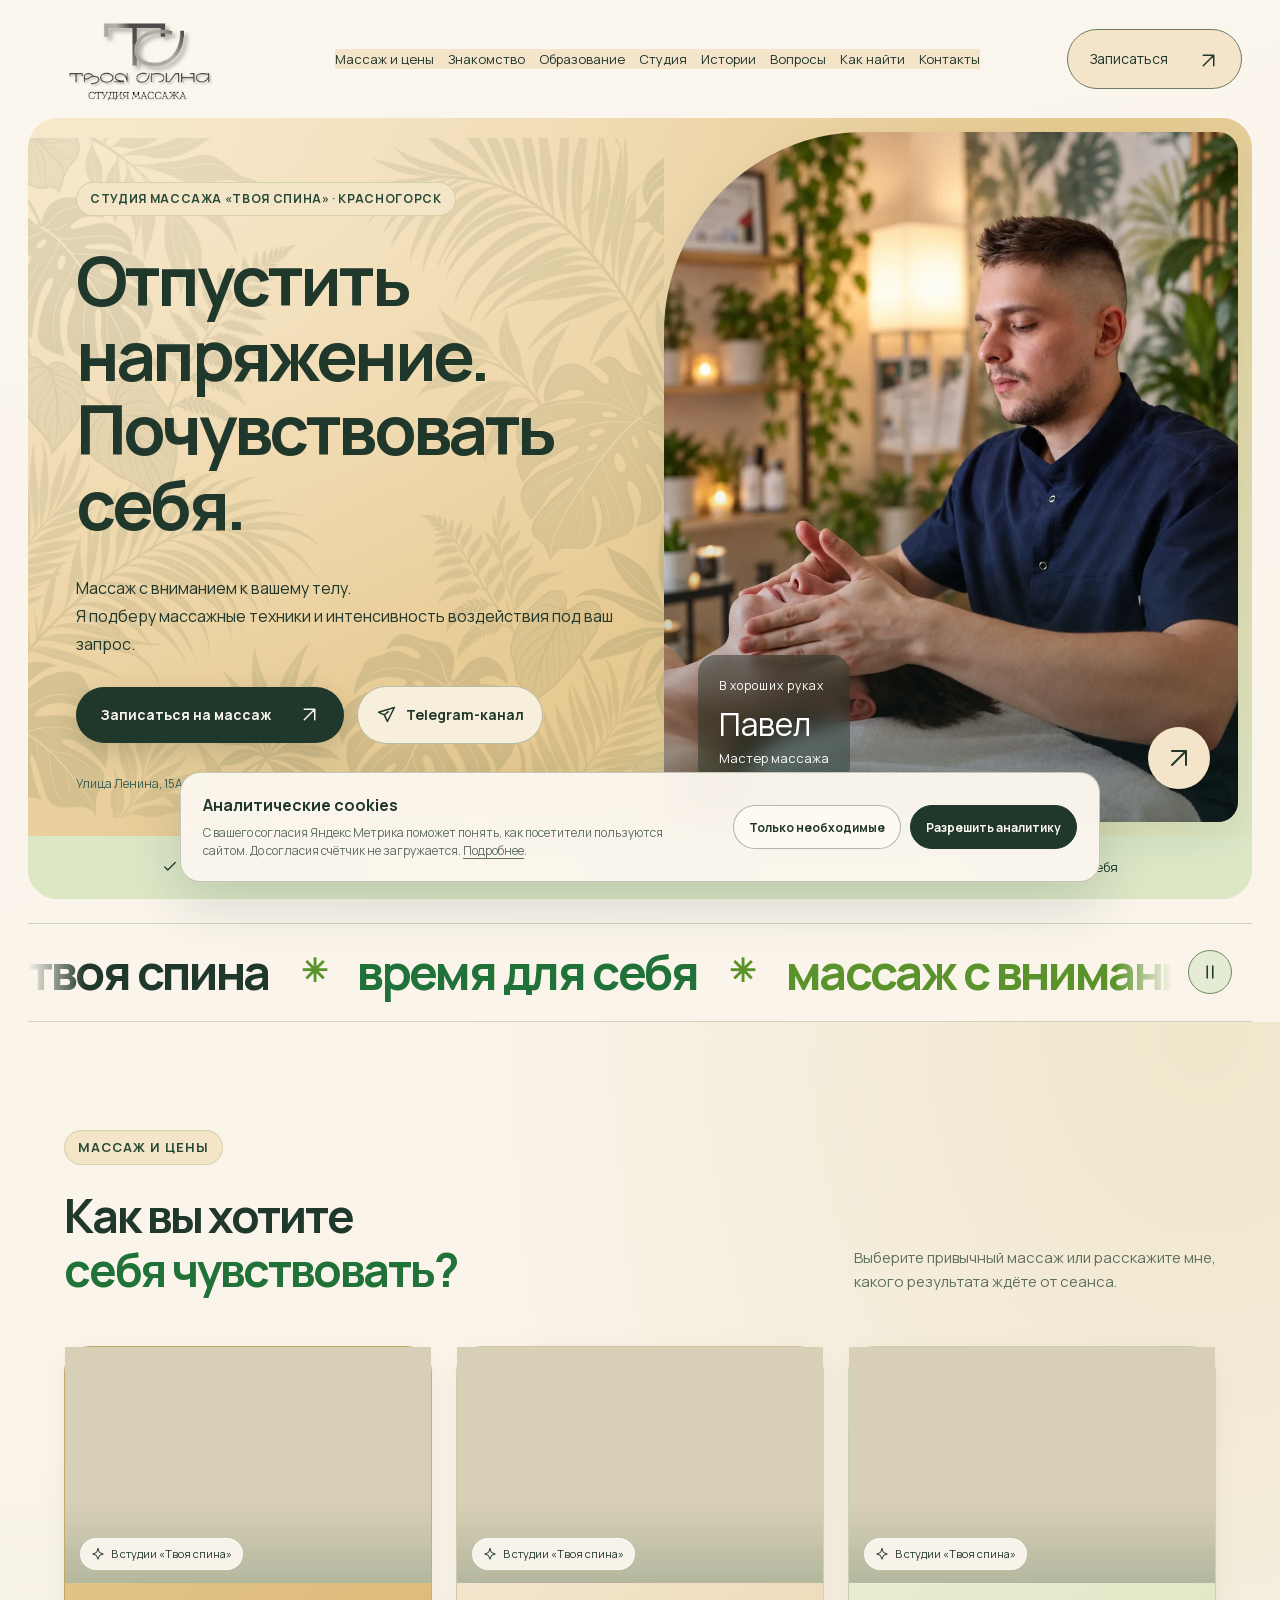
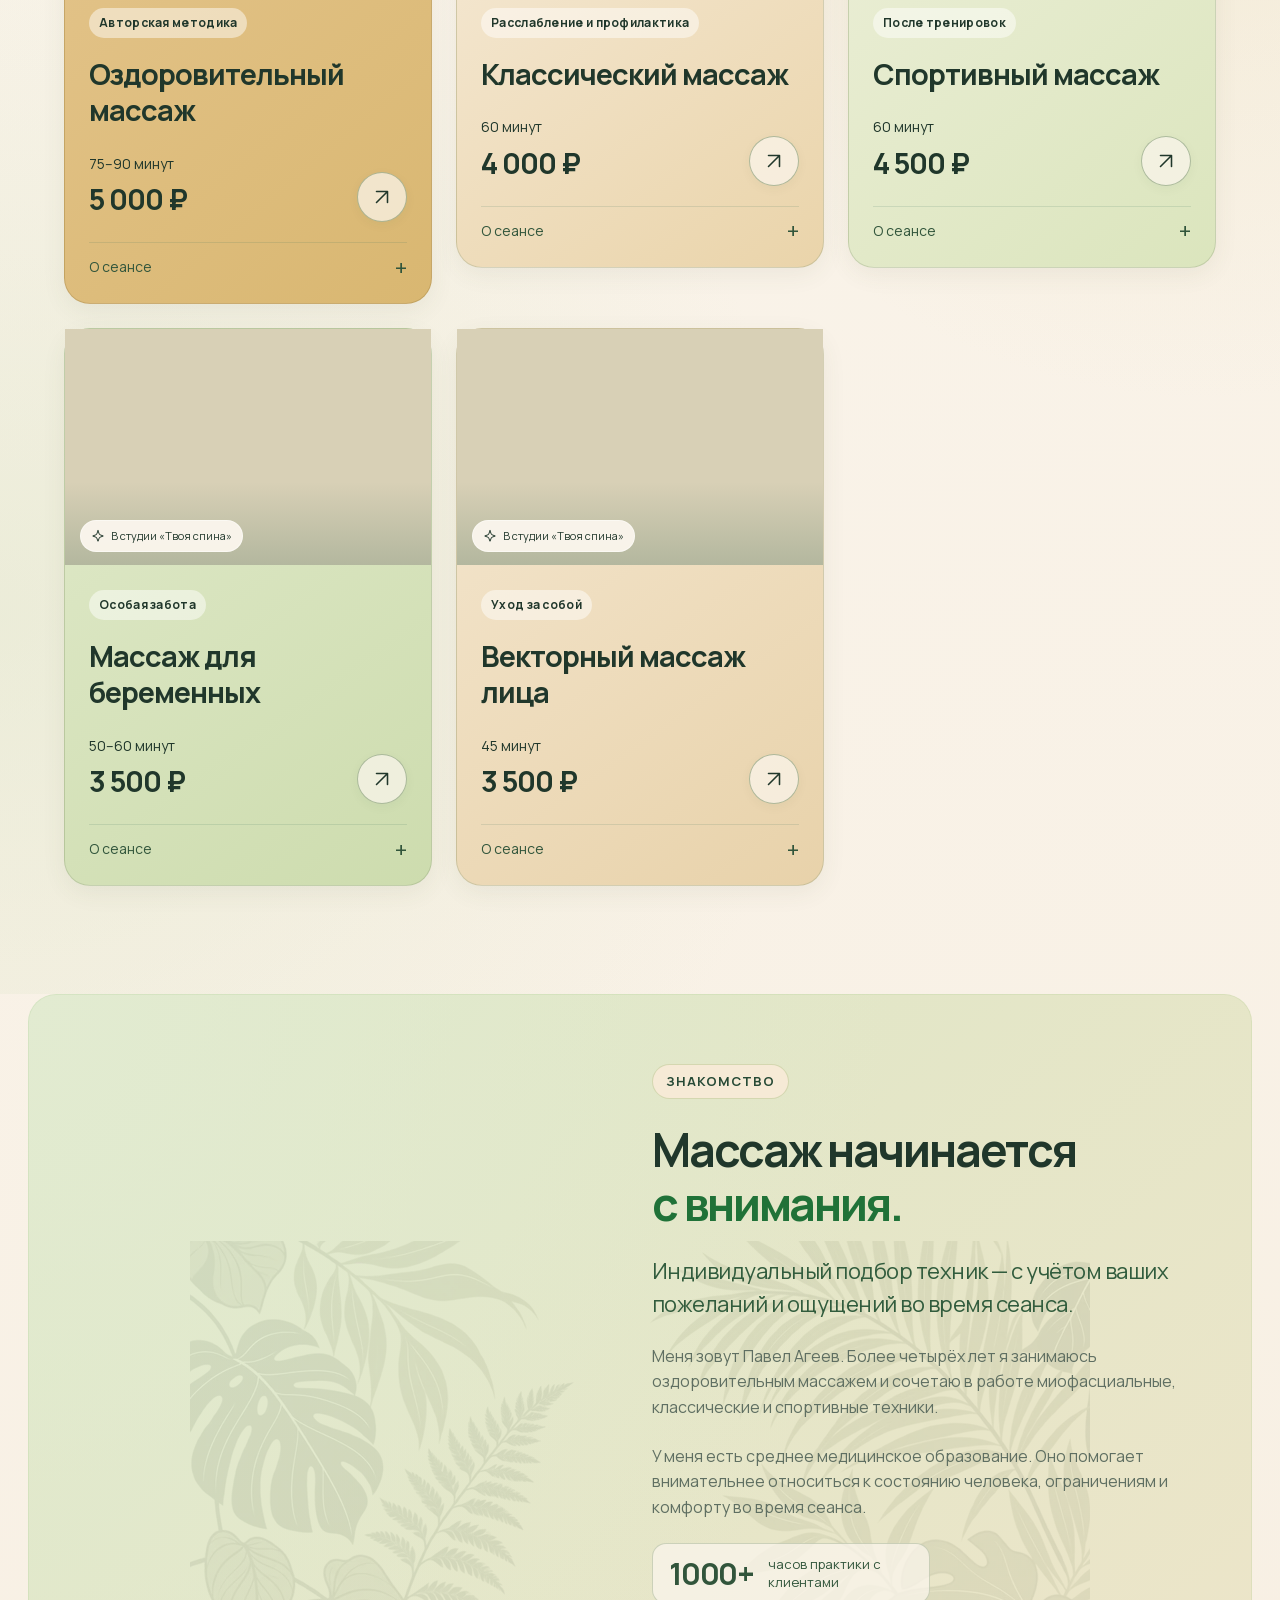
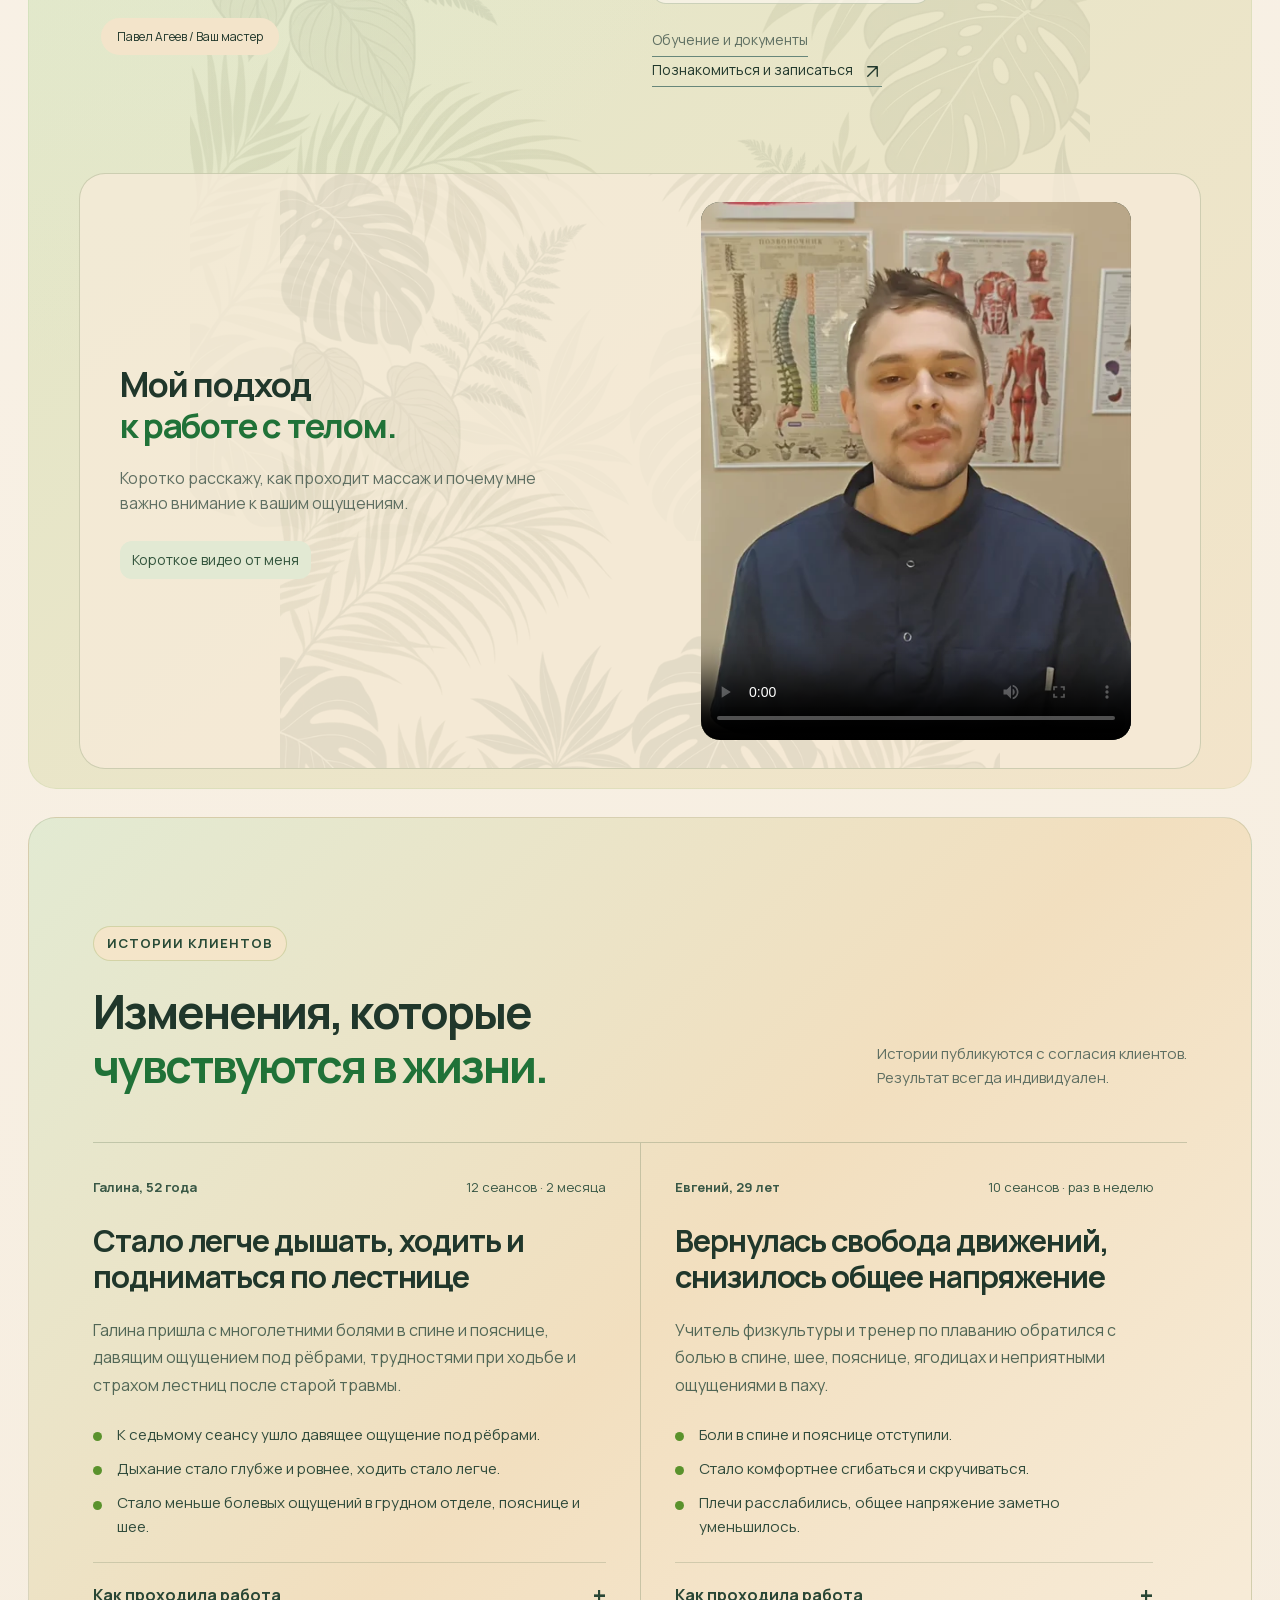
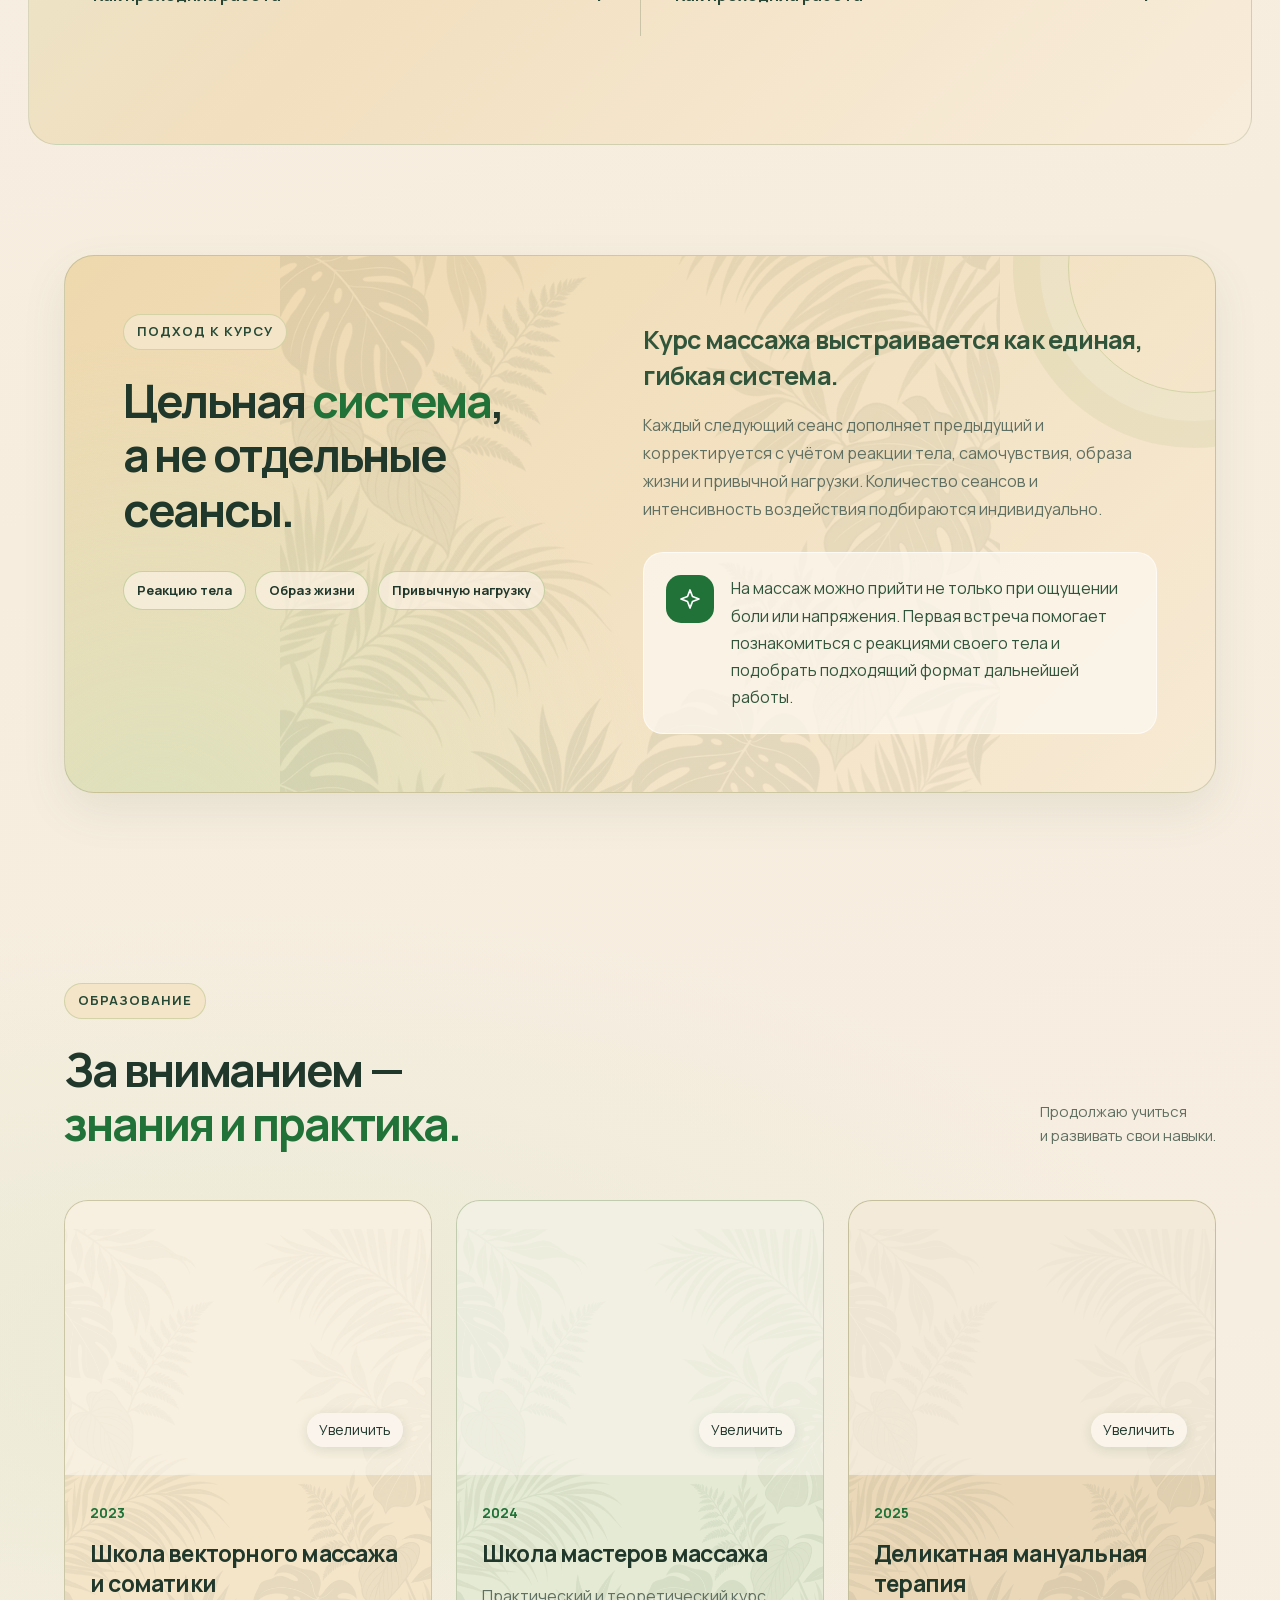
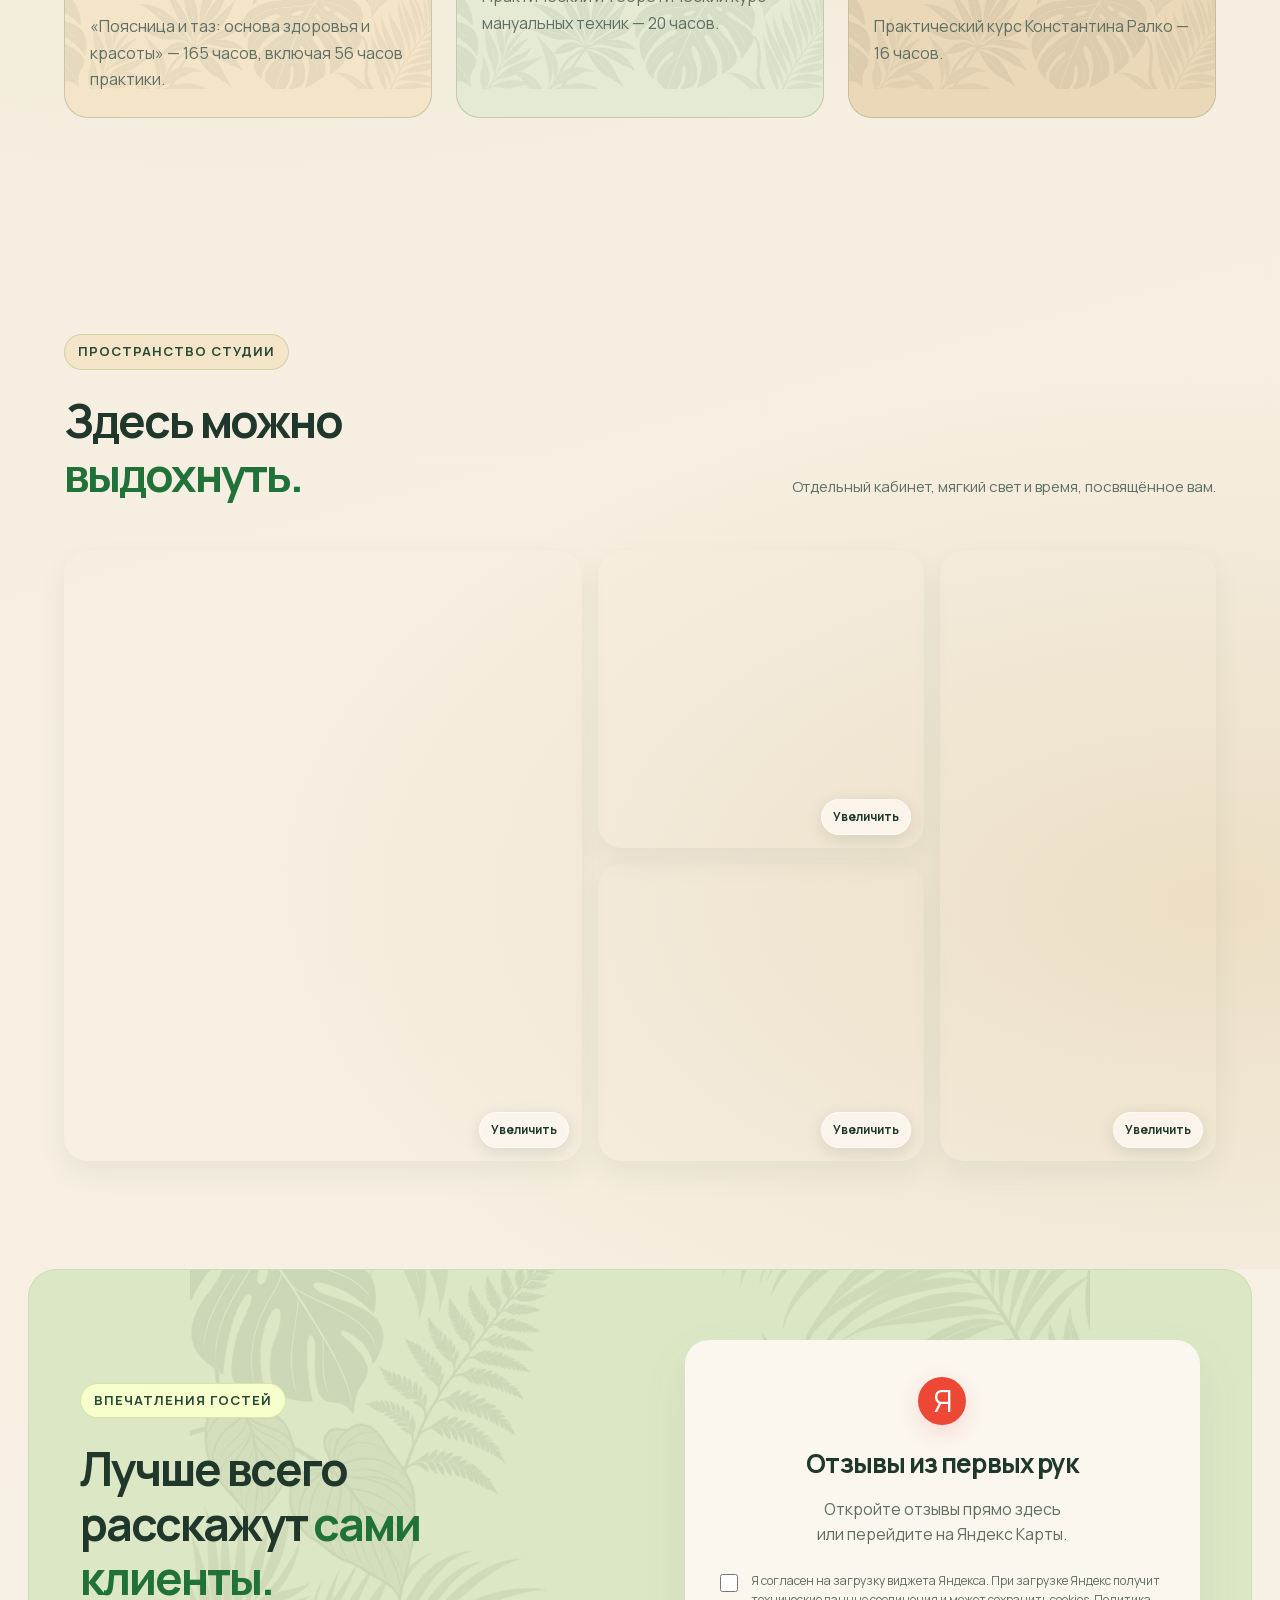
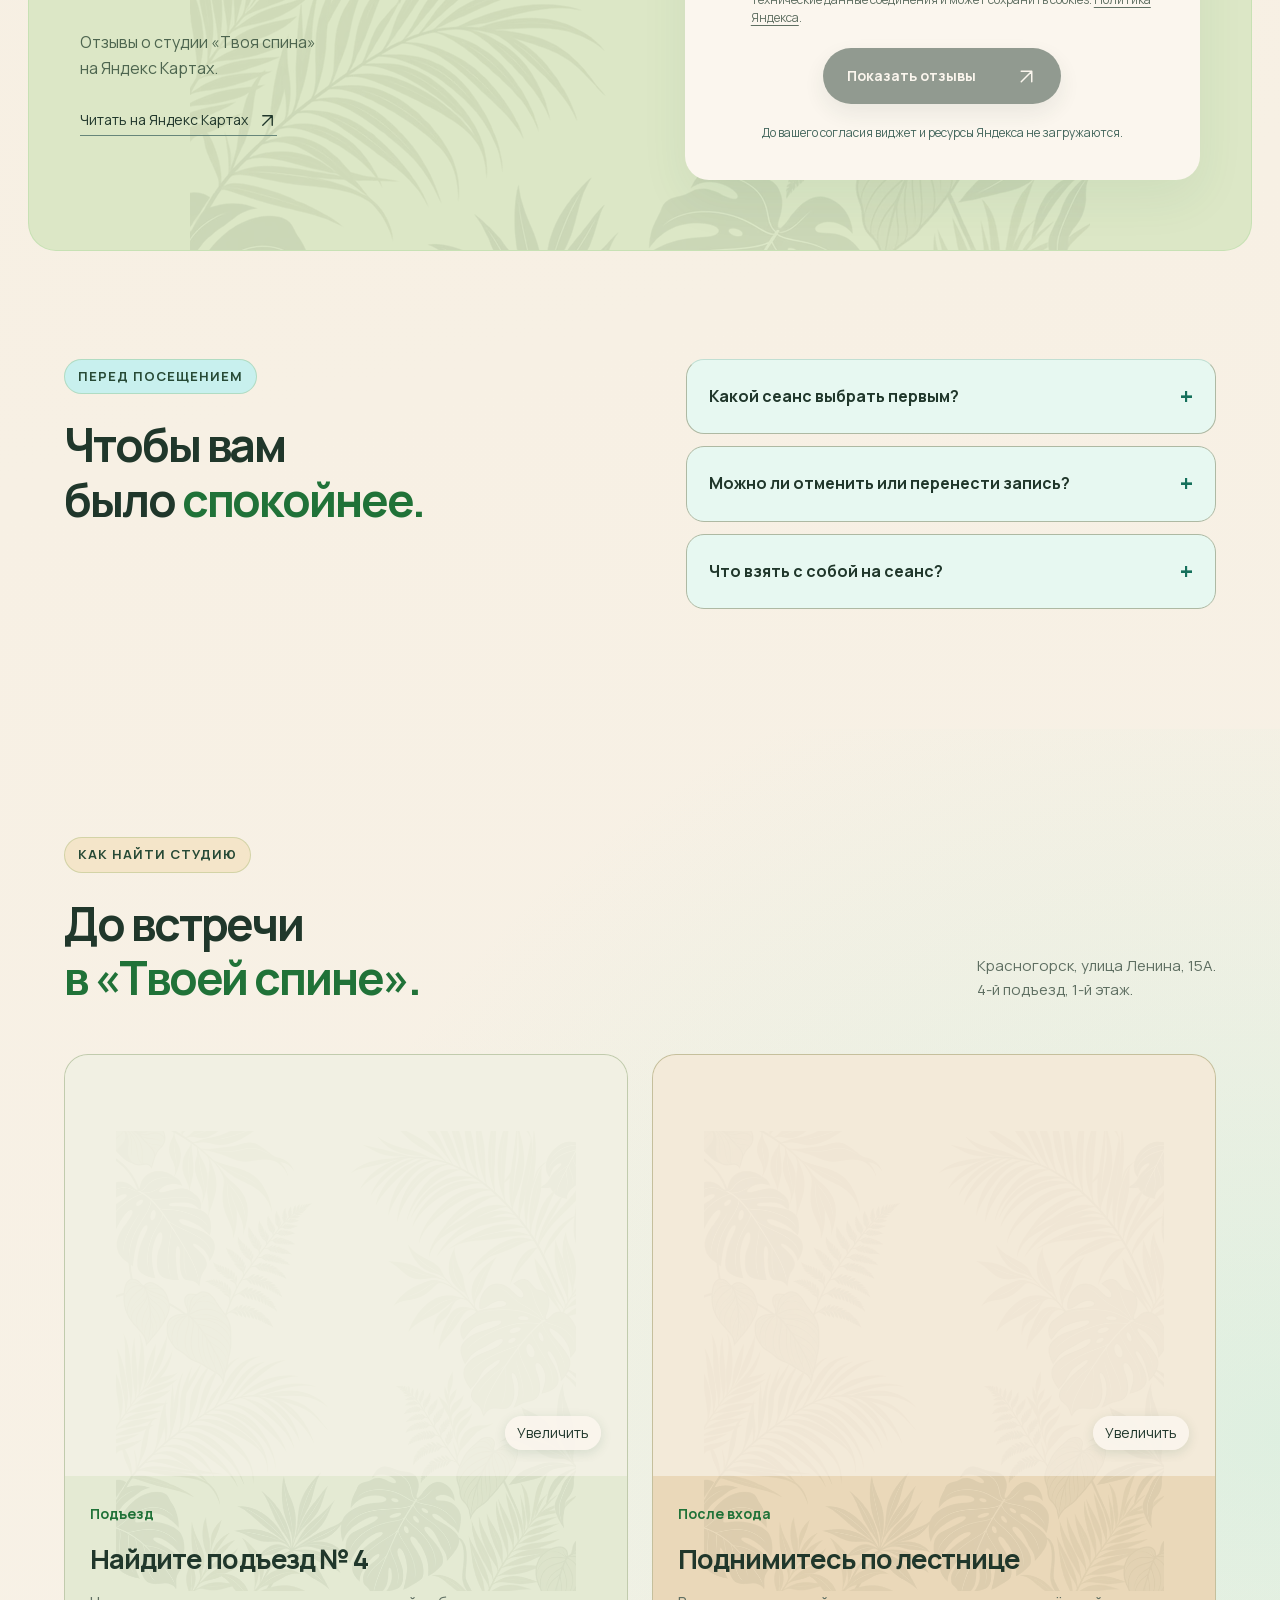
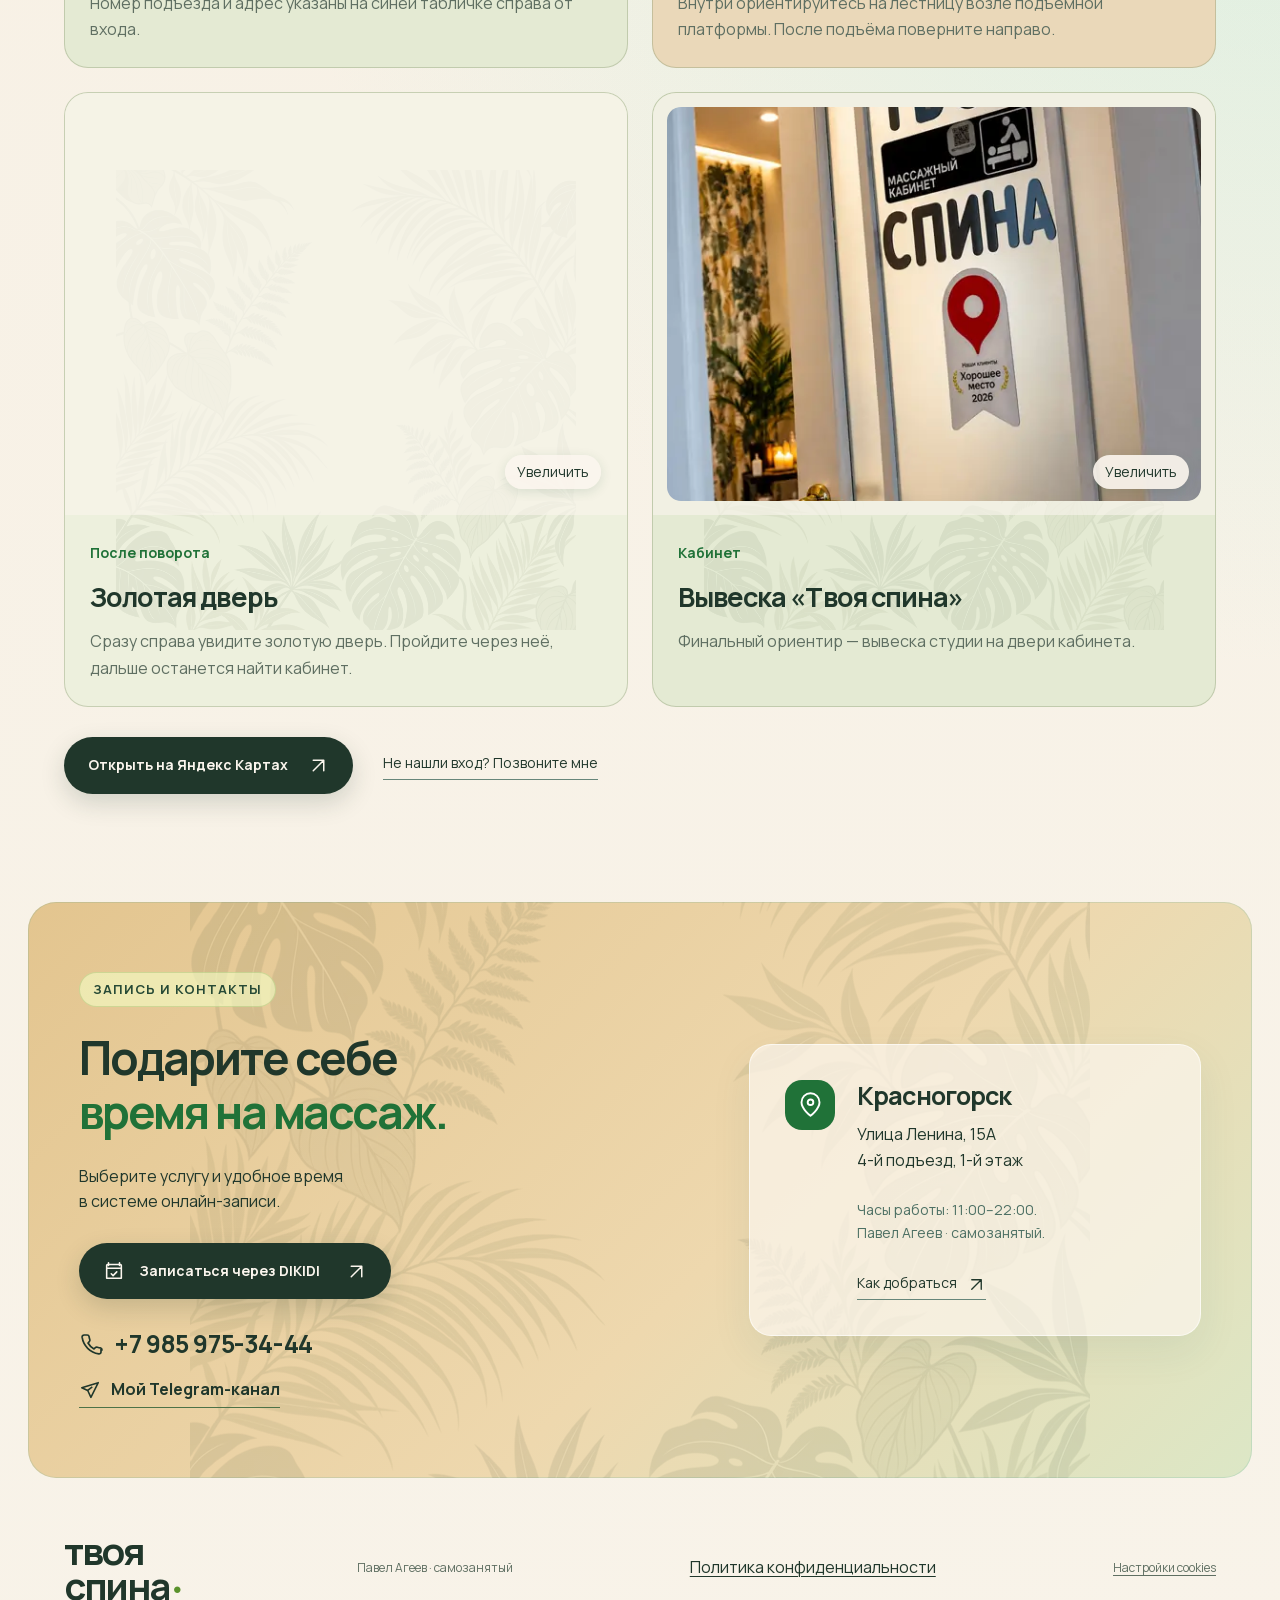
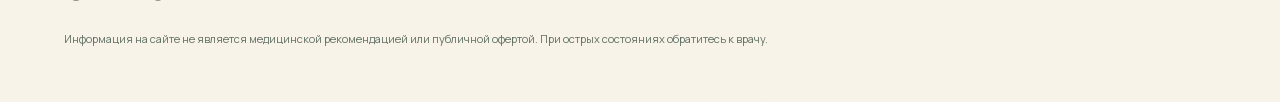
<file: index.html>
<!doctype html>
<html lang="ru">
<head>
<meta charset="utf-8">
<meta name="viewport" content="width=device-width,initial-scale=1,viewport-fit=cover">
<meta name="description" content="Студия массажа «Твоя спина» в Красногорске. Индивидуальный подход, пять видов массажа, цены и онлайн-запись.">
<meta name="robots" content="index,follow,max-image-preview:large">
<meta name="referrer" content="no-referrer">
<meta http-equiv="Content-Security-Policy" content="default-src 'self'; script-src 'self' https://mc.yandex.ru https://mc.yandex.com; style-src 'self'; font-src 'self'; img-src 'self' data: https://mc.yandex.ru https://mc.yandex.com; media-src 'self'; connect-src 'self' https://mc.yandex.ru https://mc.yandex.com; frame-src https://yandex.ru https://*.yandex.ru; object-src 'none'; base-uri 'self'; form-action 'none'; upgrade-insecure-requests">
<meta name="yandex-verification" content="d1baca61b24c8ab3">
<meta name="theme-color" content="#eed8ae">
<title>Твоя спина — массаж в Красногорске</title>
<link rel="canonical" href="https://tvoya-spina.ru/">
<link rel="alternate" type="text/markdown" href="https://tvoya-spina.ru/llms.txt" title="Информация о студии для ИИ-ассистентов">
<meta property="og:type" content="website">
<meta property="og:locale" content="ru_RU">
<meta property="og:site_name" content="Твоя спина">
<meta property="og:title" content="Твоя спина — массаж в Красногорске">
<meta property="og:description" content="Студия массажа «Твоя спина» в Красногорске. Пять видов массажа, цены и онлайн-запись.">
<meta property="og:url" content="https://tvoya-spina.ru/">
<meta property="og:image" content="https://tvoya-spina.ru/assets/hero.webp">
<script type="application/ld+json">
{
  "@context": "https://schema.org",
  "@graph": [
    {
      "@type": "WebSite",
      "@id": "https://tvoya-spina.ru/#website",
      "url": "https://tvoya-spina.ru/",
      "name": "Твоя спина",
      "description": "Студия массажа в Красногорске",
      "inLanguage": "ru-RU",
      "publisher": {"@id": "https://tvoya-spina.ru/#business"}
    },
    {
      "@type": ["LocalBusiness", "HealthAndBeautyBusiness"],
      "@id": "https://tvoya-spina.ru/#business",
      "name": "Твоя спина",
      "description": "Студия массажа Павла Агеева в Красногорске. Индивидуальный подбор массажных техник и интенсивности воздействия с учётом запроса и ощущений клиента.",
      "url": "https://tvoya-spina.ru/",
      "logo": "https://tvoya-spina.ru/assets/logo.png",
      "image": [
        "https://tvoya-spina.ru/assets/hero.webp",
        "https://tvoya-spina.ru/assets/studio-room.webp",
        "https://tvoya-spina.ru/assets/pavel.webp"
      ],
      "telephone": "+7-985-975-34-44",
      "priceRange": "3500–5500 ₽",
      "currenciesAccepted": "RUB",
      "address": {
        "@type": "PostalAddress",
        "streetAddress": "улица Ленина, 15А, 4-й подъезд, 1-й этаж",
        "addressLocality": "Красногорск",
        "addressRegion": "Московская область",
        "addressCountry": "RU"
      },
      "areaServed": {
        "@type": "City",
        "name": "Красногорск"
      },
      "hasMap": "https://yandex.ru/maps/org/tvoya_spina/68532083989/",
      "sameAs": [
        "https://yandex.ru/maps/org/tvoya_spina/68532083989/",
        "https://t.me/PaveJloMassage"
      ],
      "employee": {"@id": "https://tvoya-spina.ru/#pavel-ageev"},
      "potentialAction": {
        "@type": "ReserveAction",
        "name": "Записаться на массаж",
        "target": "https://dikidi.net/1885152"
      },
      "hasOfferCatalog": {
        "@type": "OfferCatalog",
        "name": "Массаж и цены",
        "itemListElement": [
          {
            "@type": "Offer",
            "price": "5000",
            "priceCurrency": "RUB",
            "url": "https://tvoya-spina.ru/#service-author-title",
            "itemOffered": {
              "@type": "Service",
              "name": "Оздоровительный массаж",
              "serviceType": "Оздоровительный массаж",
              "description": "Комплексная проработка всего тела с использованием мягких мануальных техник. Продолжительность — 75–90 минут.",
              "provider": {"@id": "https://tvoya-spina.ru/#business"},
              "areaServed": "Красногорск"
            }
          },
          {
            "@type": "Offer",
            "price": "4000",
            "priceCurrency": "RUB",
            "url": "https://tvoya-spina.ru/#service-classic-title",
            "itemOffered": {
              "@type": "Service",
              "name": "Классический массаж",
              "serviceType": "Классический массаж",
              "description": "Массаж проблемных зон спины и расслабление зажатых мышц. Продолжительность — 60 минут.",
              "provider": {"@id": "https://tvoya-spina.ru/#business"},
              "areaServed": "Красногорск"
            }
          },
          {
            "@type": "Offer",
            "price": "4500",
            "priceCurrency": "RUB",
            "url": "https://tvoya-spina.ru/#service-sport-title",
            "itemOffered": {
              "@type": "Service",
              "name": "Спортивный массаж",
              "serviceType": "Спортивный массаж",
              "description": "Работа с мышцами с учётом вида спорта, нагрузки и графика тренировок. Продолжительность — 60 минут.",
              "provider": {"@id": "https://tvoya-spina.ru/#business"},
              "areaServed": "Красногорск"
            }
          },
          {
            "@type": "Offer",
            "price": "3500",
            "priceCurrency": "RUB",
            "url": "https://tvoya-spina.ru/#service-gentle-title",
            "itemOffered": {
              "@type": "Service",
              "name": "Массаж для беременных",
              "serviceType": "Массаж для беременных",
              "description": "Бережный массаж для будущих мам с учётом срока и состояния тела. Продолжительность — 50–60 минут.",
              "provider": {"@id": "https://tvoya-spina.ru/#business"},
              "areaServed": "Красногорск"
            }
          },
          {
            "@type": "Offer",
            "price": "3500",
            "priceCurrency": "RUB",
            "url": "https://tvoya-spina.ru/#service-face-title",
            "itemOffered": {
              "@type": "Service",
              "name": "Векторный массаж лица",
              "serviceType": "Массаж лица",
              "description": "Ручная проработка мышц лица. Продолжительность — 45 минут.",
              "provider": {"@id": "https://tvoya-spina.ru/#business"},
              "areaServed": "Красногорск"
            }
          }
        ]
      }
    },
    {
      "@type": "Person",
      "@id": "https://tvoya-spina.ru/#pavel-ageev",
      "name": "Павел Агеев",
      "jobTitle": "Мастер массажа",
      "description": "Мастер оздоровительного массажа с более чем четырьмя годами практики и средним медицинским образованием.",
      "image": "https://tvoya-spina.ru/assets/pavel.webp",
      "url": "https://tvoya-spina.ru/#master",
      "worksFor": {"@id": "https://tvoya-spina.ru/#business"},
      "sameAs": ["https://t.me/PaveJloMassage"]
    },
    {
      "@type": "FAQPage",
      "@id": "https://tvoya-spina.ru/#faq-schema",
      "mainEntity": [
        {
          "@type": "Question",
          "name": "Какой сеанс выбрать первым?",
          "acceptedAnswer": {
            "@type": "Answer",
            "text": "Первичный сеанс длится 95–105 минут. Сначала мастер уточняет запрос и проводит диагностику опорно-двигательного аппарата, затем выполняет общий массаж и обсуждает дальнейший план работы. Стоимость первого сеанса — 5 500 ₽."
          }
        },
        {
          "@type": "Question",
          "name": "Можно ли отменить или перенести запись?",
          "acceptedAnswer": {
            "@type": "Answer",
            "text": "Да. О переносе или отмене нужно предупредить не менее чем за сутки. Перед первым сеансом вносится предоплата 50%; при отмене или переносе менее чем за сутки она не возвращается."
          }
        },
        {
          "@type": "Question",
          "name": "Что взять с собой на сеанс?",
          "acceptedAnswer": {
            "@type": "Answer",
            "text": "Всё необходимое есть в студии. На классический массаж можно взять любимое массажное масло."
          }
        }
      ]
    }
  ]
}
</script>
<link rel="stylesheet" href="style.css?v=19">
<script src="media.js?v=11" defer></script>
<script src="content-loader.js?v=1" defer></script>
<script src="app.js?v=14" defer>
</script>
<script src="analytics.js?v=2" defer></script>
</head>
<body>
<div class="botanical-intro" hidden aria-hidden="true">
  <div class="botanical-panel botanical-panel-left">
    <svg viewBox="0 0 520 900" preserveAspectRatio="xMidYMid slice" aria-hidden="true">
      <g class="botanical-stem" fill="none" stroke="currentColor" stroke-width="3" stroke-linecap="round" stroke-linejoin="round">
        <path d="M90 905C103 715 143 571 252 438C330 342 393 232 435 54"/>
        <path d="M194 520C122 476 88 420 70 340C146 365 199 415 224 486Z"/>
        <path d="M255 436C195 370 181 302 193 226C264 271 298 329 290 398Z"/>
        <path d="M318 347C286 270 300 202 341 137C389 203 394 269 355 326Z"/>
        <path d="M374 243C354 174 374 113 421 65C454 131 443 190 402 234Z"/>
        <path d="M145 678C85 638 50 582 42 511C110 536 157 580 178 647Z"/>
        <path d="M214 563C249 492 301 451 367 433C355 505 310 554 243 584Z"/>
        <path d="M284 415C333 360 390 336 456 340C426 405 372 438 305 447Z"/>
        <path d="M341 315C385 268 435 250 493 258C462 312 417 337 360 340Z"/>
      </g>
      <g fill="currentColor" opacity=".16">
        <path d="M57 151c46-91 125-105 192-67-25 86-91 128-177 112 48-16 85-41 116-79-45 29-84 39-131 34Z"/>
        <path d="M291 640c44-103 132-126 211-90-18 99-88 152-189 143 55-22 97-54 130-102-49 38-95 52-152 49Z"/>
      </g>
    </svg>
  </div>
  <div class="botanical-panel botanical-panel-right">
    <svg viewBox="0 0 520 900" preserveAspectRatio="xMidYMid slice" aria-hidden="true">
      <g class="botanical-stem" fill="none" stroke="currentColor" stroke-width="3" stroke-linecap="round" stroke-linejoin="round">
        <path d="M90 905C103 715 143 571 252 438C330 342 393 232 435 54"/>
        <path d="M194 520C122 476 88 420 70 340C146 365 199 415 224 486Z"/>
        <path d="M255 436C195 370 181 302 193 226C264 271 298 329 290 398Z"/>
        <path d="M318 347C286 270 300 202 341 137C389 203 394 269 355 326Z"/>
        <path d="M374 243C354 174 374 113 421 65C454 131 443 190 402 234Z"/>
        <path d="M145 678C85 638 50 582 42 511C110 536 157 580 178 647Z"/>
        <path d="M214 563C249 492 301 451 367 433C355 505 310 554 243 584Z"/>
        <path d="M284 415C333 360 390 336 456 340C426 405 372 438 305 447Z"/>
        <path d="M341 315C385 268 435 250 493 258C462 312 417 337 360 340Z"/>
      </g>
      <g fill="currentColor" opacity=".16">
        <path d="M57 151c46-91 125-105 192-67-25 86-91 128-177 112 48-16 85-41 116-79-45 29-84 39-131 34Z"/>
        <path d="M291 640c44-103 132-126 211-90-18 99-88 152-189 143 55-22 97-54 130-102-49 38-95 52-152 49Z"/>
      </g>
    </svg>
  </div>
</div>
<header class="header">
<a class="brand brand-logo" href="#home" aria-label="Твоя спина, на главную">
<img src="assets/logo.png" alt="Твоя спина, студия массажа" width="537" height="390">
</a>
<nav aria-label="Основная навигация">
<a href="#services">Массаж и цены</a>
<a href="#master">Знакомство</a>
<a href="#education">Образование</a>
<a href="#studio">Студия</a>
<a href="#stories">Истории</a>
<a href="#faq">Вопросы</a>
<a href="#directions">Как найти</a>
<a href="#contacts">Контакты</a>
</nav>
<a class="header-book" href="https://dikidi.net/1885152" target="_blank" rel="noopener noreferrer">Записаться <span>
<svg class="icon icon-arrow" viewBox="0 0 24 24" fill="none" stroke="currentColor" stroke-width="1.7" stroke-linecap="round" stroke-linejoin="round" aria-hidden="true">
<path d="M6 18 18 6M6 6h12v12"/>
</svg>
</span>
</a>
<button class="menu-button" aria-label="Открыть меню" aria-expanded="false">
<svg class="icon menu-lines" viewBox="0 0 24 24" fill="none" stroke="currentColor" stroke-width="1.7" stroke-linecap="round" aria-hidden="true">
<path d="M4 7h16M4 12h16M4 17h16"/>
</svg>
<svg class="icon menu-close" viewBox="0 0 24 24" fill="none" stroke="currentColor" stroke-width="1.7" stroke-linecap="round" aria-hidden="true">
<path d="m6 6 12 12M6 18 18 6"/>
</svg>
</button>
</header>
<main>
<section id="home" class="hero" data-motion>
<div class="hero-copy">
<div class="eyebrow">
<span class="tiny-line">
</span> Студия массажа «Твоя спина» · Красногорск</div>
<h1>Отпустить <br>напряжение. <br>
<span>Почувствовать <br>себя.</span>
</h1>
<p>Массаж с вниманием к вашему телу. <br>Я подберу массажные техники и интенсивность <br class="desktop"> воздействия под ваш запрос.</p>
<div class="hero-actions">
<a class="button dark" href="https://dikidi.net/1885152" target="_blank" rel="noopener noreferrer">Записаться на массаж <span>
<svg class="icon icon-arrow" viewBox="0 0 24 24" fill="none" stroke="currentColor" stroke-width="1.7" stroke-linecap="round" stroke-linejoin="round" aria-hidden="true">
<path d="M6 18 18 6M6 6h12v12"/>
</svg>
</span>
</a>
<a class="hero-channel" href="https://t.me/PaveJloMassage" target="_blank" rel="noopener noreferrer"><svg class="icon" viewBox="0 0 24 24" fill="none" stroke="currentColor" stroke-width="1.7" stroke-linejoin="round" aria-hidden="true"><path d="m21 4-8 16-3.5-7.5L3 9.5 21 4Z"/><path d="m9.5 12.5 5-4"/></svg><span>Telegram-канал</span></a>
</div>
<div class="hero-note">Улица Ленина, 15А <span>Приём в отдельном кабинете</span>
</div>
</div>
<div class="hero-visual">
<img class="hero-img" src="assets/hero.webp?v=2" alt="Павел проводит массаж лица в студии" fetchpriority="high" width="1100" height="1400">
<div class="photo-label">
<span>В хороших руках</span>
<strong>Павел <small>Мастер массажа</small>
</strong>
</div>
<a class="round-link" href="https://dikidi.net/1885152" target="_blank" rel="noopener noreferrer" aria-label="Записаться на массаж через DIKIDI">
<svg class="icon icon-arrow" viewBox="0 0 24 24" fill="none" stroke="currentColor" stroke-width="1.7" stroke-linecap="round" stroke-linejoin="round" aria-hidden="true">
<path d="M6 18 18 6M6 6h12v12"/>
</svg>
</a>
</div>
<div class="hero-bottom">
<span>
<svg class="icon icon-check" viewBox="0 0 24 24" fill="none" stroke="currentColor" stroke-width="1.7" stroke-linecap="round" stroke-linejoin="round" aria-hidden="true">
<path d="m5 12 4 4L19 6"/>
</svg>Индивидуальный подход</span>
<span>
<svg class="icon icon-heart" viewBox="0 0 24 24" fill="none" stroke="currentColor" stroke-width="1.7" stroke-linecap="round" stroke-linejoin="round" aria-hidden="true">
<path d="M20.8 4.6a5.5 5.5 0 0 0-7.8 0L12 5.7l-1.1-1.1a5.5 5.5 0 0 0-7.8 7.8L12 21l8.8-8.6a5.5 5.5 0 0 0 0-7.8Z"/>
</svg>Бережные техники</span>
<span>
<svg class="icon icon-spark" viewBox="0 0 24 24" fill="none" stroke="currentColor" stroke-width="1.7" stroke-linecap="round" stroke-linejoin="round" aria-hidden="true">
<path d="m12 3 2.5 6.5L21 12l-6.5 2.5L12 21l-2.5-6.5L3 12l6.5-2.5L12 3Z"/>
</svg>Время для себя</span>
</div>
</section>
<div class="brand-ticker" data-motion aria-label="Твоя спина. Время для себя. Массаж с вниманием.">
  <div class="ticker-window" aria-hidden="true">
    <div class="ticker-track">
      <div class="ticker-group"><span>твоя спина</span><span class="ticker-separator">✳</span><span>время для себя</span><span class="ticker-separator">✳</span><span>массаж с вниманием</span><span class="ticker-separator">✳</span></div>
      <div class="ticker-group"><span>твоя спина</span><span class="ticker-separator">✳</span><span>время для себя</span><span class="ticker-separator">✳</span><span>массаж с вниманием</span><span class="ticker-separator">✳</span></div>
    </div>
  </div>
  <button class="motion-toggle" type="button" aria-pressed="false" aria-label="Приостановить бегущую строку">
    <svg class="icon pause-icon" viewBox="0 0 24 24" fill="none" stroke="currentColor" stroke-width="1.7" aria-hidden="true"><path d="M9 5v14M15 5v14"/></svg>
    <svg class="icon resume-icon" viewBox="0 0 24 24" fill="none" stroke="currentColor" stroke-width="1.7" stroke-linejoin="round" aria-hidden="true"><path d="m8 5 11 7-11 7Z"/></svg>
  </button>
</div>
<section id="services" class="section services">
<div class="section-top">
<div>
<div class="eyebrow">Массаж и цены</div>
<h2>Как вы хотите <br>
<span>себя чувствовать?</span>
</h2>
</div>
<p>Выберите привычный массаж или расскажите мне, <br>какого результата ждёте от сеанса.</p>
</div>
<div class="service-grid">
<article class="service featured" tabindex="0" aria-labelledby="service-author-title" aria-describedby="service-author-detail">
<div class="service-media">
<img src="assets/service-author.webp?v=2" alt="Индивидуальная работа с мышцами спины" width="900" height="680" loading="lazy" decoding="async">
<span class="photo-chip">
<svg class="icon icon-spark" viewBox="0 0 24 24" fill="none" stroke="currentColor" stroke-width="1.7" stroke-linecap="round" stroke-linejoin="round" aria-hidden="true">
<path d="m12 3 2.5 6.5L21 12l-6.5 2.5L12 21l-2.5-6.5L3 12l6.5-2.5L12 3Z"/>
</svg> В студии «Твоя спина»</span>
</div>
<div class="card-top">
<span class="pill">Авторская методика</span>
</div>
<h3 id="service-author-title">Оздоровительный <br>массаж</h3>
<div class="service-bottom">
<div>
<span>75–90 минут</span>
<strong>5 000 ₽</strong>
</div>
<a class="circle-button" href="https://dikidi.net/1885152" target="_blank" rel="noopener noreferrer" aria-label="Записаться на оздоровительный массаж в DIKIDI">
<svg class="icon icon-arrow" viewBox="0 0 24 24" fill="none" stroke="currentColor" stroke-width="1.7" stroke-linecap="round" stroke-linejoin="round" aria-hidden="true">
<path d="M6 18 18 6M6 6h12v12"/>
</svg>
</a>
</div>
<span class="service-hint" aria-hidden="true">О сеансе <span>+</span></span>
<div class="service-detail" id="service-author-detail"><div><p>Комплексная проработка всего тела с использованием мягких мануальных техник для снятия боли и напряжения.</p><p>Индивидуально подхожу к проблеме каждого клиента и подбираю тип и глубину воздействия исходя из ваших пожеланий и состояния тела.</p></div></div>
</article>
<article class="service" tabindex="0" aria-labelledby="service-classic-title" aria-describedby="service-classic-detail">
<div class="service-media">
<img src="assets/service-classic.webp?v=2" alt="Павел проводит классический массаж спины" width="900" height="680" loading="lazy" decoding="async">
<span class="photo-chip">
<svg class="icon icon-spark" viewBox="0 0 24 24" fill="none" stroke="currentColor" stroke-width="1.7" stroke-linecap="round" stroke-linejoin="round" aria-hidden="true">
<path d="m12 3 2.5 6.5L21 12l-6.5 2.5L12 21l-2.5-6.5L3 12l6.5-2.5L12 3Z"/>
</svg> В студии «Твоя спина»</span>
</div>
<div class="card-top">
<span class="service-category">Расслабление и профилактика</span>
</div>
<h3 id="service-classic-title">Классический <br>массаж</h3>
<div class="service-bottom">
<div>
<span>60 минут</span>
<strong>4 000 ₽</strong>
</div>
<a class="circle-button" href="https://dikidi.net/1885152" target="_blank" rel="noopener noreferrer" aria-label="Записаться на классический массаж в DIKIDI">
<svg class="icon icon-arrow" viewBox="0 0 24 24" fill="none" stroke="currentColor" stroke-width="1.7" stroke-linecap="round" stroke-linejoin="round" aria-hidden="true">
<path d="M6 18 18 6M6 6h12v12"/>
</svg>
</a>
</div>
<span class="service-hint" aria-hidden="true">О сеансе <span>+</span></span>
<div class="service-detail" id="service-classic-detail"><div><p>Уделю внимание проблемным зонам спины и помогу расслабить зажатые мышцы.</p><p>Перед началом обсудим, каким зонам уделить больше внимания и какое давление вам комфортно.</p></div></div>
</article>
<article class="service" tabindex="0" aria-labelledby="service-sport-title" aria-describedby="service-sport-detail">
<div class="service-media">
<img src="assets/service-sport.webp?v=2" alt="Глубокая проработка мышц спины во время сеанса" width="900" height="680" loading="lazy" decoding="async">
<span class="photo-chip">
<svg class="icon icon-spark" viewBox="0 0 24 24" fill="none" stroke="currentColor" stroke-width="1.7" stroke-linecap="round" stroke-linejoin="round" aria-hidden="true">
<path d="m12 3 2.5 6.5L21 12l-6.5 2.5L12 21l-2.5-6.5L3 12l6.5-2.5L12 3Z"/>
</svg> В студии «Твоя спина»</span>
</div>
<div class="card-top">
<span class="service-category">После тренировок</span>
</div>
<h3 id="service-sport-title">Спортивный <br>массаж</h3>
<div class="service-bottom">
<div>
<span>60 минут</span>
<strong>4 500 ₽</strong>
</div>
<a class="circle-button" href="https://dikidi.net/1885152" target="_blank" rel="noopener noreferrer" aria-label="Записаться на спортивный массаж в DIKIDI">
<svg class="icon icon-arrow" viewBox="0 0 24 24" fill="none" stroke="currentColor" stroke-width="1.7" stroke-linecap="round" stroke-linejoin="round" aria-hidden="true">
<path d="M6 18 18 6M6 6h12v12"/>
</svg>
</a>
</div>
<span class="service-hint" aria-hidden="true">О сеансе <span>+</span></span>
<div class="service-detail" id="service-sport-detail"><div><p>Работа с мышцами с учётом вашего вида спорта, нагрузки и графика тренировок.</p><p>Расскажите мне о привычных нагрузках, чтобы определить акценты сеанса.</p></div></div>
</article>
<article class="service mint-card" tabindex="0" aria-labelledby="service-gentle-title" aria-describedby="service-gentle-detail">
<div class="service-media">
<img src="assets/service-gentle.webp?v=2" alt="Бережная работа с шеей и плечевым поясом" width="900" height="680" loading="lazy" decoding="async">
<span class="photo-chip">
<svg class="icon icon-spark" viewBox="0 0 24 24" fill="none" stroke="currentColor" stroke-width="1.7" stroke-linecap="round" stroke-linejoin="round" aria-hidden="true">
<path d="m12 3 2.5 6.5L21 12l-6.5 2.5L12 21l-2.5-6.5L3 12l6.5-2.5L12 3Z"/>
</svg> В студии «Твоя спина»</span>
</div>
<div class="card-top">
<span class="service-category">Особая забота</span>
</div>
<h3 id="service-gentle-title">Массаж <br>для беременных</h3>
<div class="service-bottom">
<div>
<span>50–60 минут</span>
<strong>3 500 ₽</strong>
</div>
<a class="circle-button" href="https://dikidi.net/1885152" target="_blank" rel="noopener noreferrer" aria-label="Записаться на массаж для беременных в DIKIDI">
<svg class="icon icon-arrow" viewBox="0 0 24 24" fill="none" stroke="currentColor" stroke-width="1.7" stroke-linecap="round" stroke-linejoin="round" aria-hidden="true">
<path d="M6 18 18 6M6 6h12v12"/>
</svg>
</a>
</div>
<span class="service-hint" aria-hidden="true">О сеансе <span>+</span></span>
<div class="service-detail" id="service-gentle-detail"><div><p>Бережный массаж для будущих мам. Учту ваш срок, состояние тела и подберу соответствующие техники.</p><p><a class="inline-phone" href="tel:+79859753444">Позвоните, обсудим детали сеанса.</a></p></div></div>
</article>
<article class="service lime-card" tabindex="0" aria-labelledby="service-face-title" aria-describedby="service-face-detail">
<div class="service-media">
<img src="assets/detail.webp?v=2" alt="Процедура массажа лица в студии" width="900" height="680" loading="lazy" decoding="async">
<span class="photo-chip">
<svg class="icon icon-spark" viewBox="0 0 24 24" fill="none" stroke="currentColor" stroke-width="1.7" stroke-linecap="round" stroke-linejoin="round" aria-hidden="true">
<path d="m12 3 2.5 6.5L21 12l-6.5 2.5L12 21l-2.5-6.5L3 12l6.5-2.5L12 3Z"/>
</svg> В студии «Твоя спина»</span>
</div>
<div class="card-top">
<span class="service-category">Уход за собой</span>
</div>
<h3 id="service-face-title">Векторный <br>массаж лица</h3>
<div class="service-bottom">
<div>
<span>45 минут</span>
<strong>3 500 ₽</strong>
</div>
<a class="circle-button" href="https://dikidi.net/1885152" target="_blank" rel="noopener noreferrer" aria-label="Записаться на массаж лица в DIKIDI">
<svg class="icon icon-arrow" viewBox="0 0 24 24" fill="none" stroke="currentColor" stroke-width="1.7" stroke-linecap="round" stroke-linejoin="round" aria-hidden="true">
<path d="M6 18 18 6M6 6h12v12"/>
</svg>
</a>
</div>
<span class="service-hint" aria-hidden="true">О сеансе <span>+</span></span>
<div class="service-detail" id="service-face-detail"><div><p>Скинуть 10 лет без инъекций и операций возможно.</p><p>Проработка мышц лица. Уменьшение морщин и брылей благодаря ручным методикам.</p></div></div>
</article>
</div>
</section>
<section id="master" class="section master">
<div class="master-photo">
<img src="assets/pavel.webp?v=2" alt="Павел Агеев, мастер студии «Твоя спина»" width="850" height="1100" loading="lazy" decoding="async">
<span class="portrait-caption">Павел Агеев / Ваш мастер</span>
</div>
<div class="master-copy">
<div class="eyebrow">Знакомство</div>
<h2>Массаж начинается <br>
<span>с внимания.</span>
</h2>
<p class="lead">Индивидуальный подбор техник — с учётом ваших пожеланий и ощущений во время сеанса.</p>
<p>Меня зовут Павел Агеев. Более четырёх лет я занимаюсь оздоровительным массажем и сочетаю в работе миофасциальные, классические и спортивные техники.</p>
<p>У меня есть среднее медицинское образование. Оно помогает внимательнее относиться к состоянию человека, ограничениям и комфорту во время сеанса.</p>
<p class="master-proof"><strong>1000+</strong><span>часов практики с клиентами</span></p>
<p><a class="text-link" href="#education">Обучение и документы</a></p>
<a class="text-link" href="https://dikidi.net/1885152" target="_blank" rel="noopener noreferrer">Познакомиться и записаться <svg class="icon icon-arrow" viewBox="0 0 24 24" fill="none" stroke="currentColor" stroke-width="1.7" stroke-linecap="round" stroke-linejoin="round" aria-hidden="true">
<path d="M6 18 18 6M6 6h12v12"/>
</svg>
</a>
</div>
<div class="intro-film">
  <div class="intro-film-copy"><h3>Мой подход <span>к работе с телом.</span></h3><p>Коротко расскажу, как проходит массаж и почему мне важно внимание к вашим ощущениям.</p><span class="media-status" id="intro-status">Короткое видео от меня</span></div>
  <div class="intro-film-stage has-video" id="intro-film-stage">
    <video controls playsinline preload="auto" poster="assets/pavel-introduction-poster.webp" aria-label="Видео-знакомство Павла Агеева">
      <source src="assets/pavel-introduction-v3.mp4" type="video/mp4">
      Ваш браузер не поддерживает видео. <a href="assets/pavel-introduction-v3.mp4">Открыть ролик отдельно</a>.
    </video>
  </div>
</div>
</section>
<section id="stories" class="section stories" aria-labelledby="stories-title">
  <div class="section-top">
    <div><div class="eyebrow">Истории клиентов</div><h2 id="stories-title">Изменения, которые <br><span>чувствуются в жизни.</span></h2></div>
    <p>Истории публикуются с согласия клиентов. <br>Результат всегда индивидуален.</p>
  </div>
  <div class="story-grid">
    <article class="story-case">
      <div class="story-meta"><span>Галина, 52 года</span><strong>12 сеансов · 2 месяца</strong></div>
      <h3>Стало легче дышать, ходить и подниматься по лестнице</h3>
      <p class="story-intro">Галина пришла с многолетними болями в спине и пояснице, давящим ощущением под рёбрами, трудностями при ходьбе и страхом лестниц после старой травмы.</p>
      <ul class="story-results">
        <li>К седьмому сеансу ушло давящее ощущение под рёбрами.</li>
        <li>Дыхание стало глубже и ровнее, ходить стало легче.</li>
        <li>Стало меньше болевых ощущений в грудном отделе, пояснице и шее.</li>
      </ul>
      <details class="story-more"><summary>Как проходила работа <span>+</span></summary><div><p>Использовал мягкие мануальные техники, точечный и баночный массаж, дыхательные практики. Состояние отслеживали до и после каждого сеанса. Галина также обратилась к неврологу, прошла обследование и начала делать подобранную гимнастику.</p><p>В первые шесть сеансов изменения были небольшими. Заметный прогресс появился на седьмом сеансе. Работа продолжается, потому что устойчивые изменения требуют времени, внимания к образу жизни и совместного следования рекомендациям.</p></div></details>
    </article>
    <article class="story-case">
      <div class="story-meta"><span>Евгений, 29 лет</span><strong>10 сеансов · раз в неделю</strong></div>
      <h3>Вернулась свобода движений, снизилось общее напряжение</h3>
      <p class="story-intro">Учитель физкультуры и тренер по плаванию обратился с болью в спине, шее, пояснице, ягодицах и неприятными ощущениями в паху.</p>
      <ul class="story-results">
        <li>Боли в спине и пояснице отступили.</li>
        <li>Стало комфортнее сгибаться и скручиваться.</li>
        <li>Плечи расслабились, общее напряжение заметно уменьшилось.</li>
      </ul>
      <details class="story-more"><summary>Как проходила работа <span>+</span></summary><div><p>Результат стал заметен уже после первого сеанса. В работе чередовал мягкие мануальные техники и классический массаж с учётом привычной физической нагрузки.</p><p>После десяти встреч у Евгения сохранились лишь лёгкие неприятные ощущения в паху время от времени. Эта история показывает, что хорошая физическая форма не отменяет внимательной работы с движением, нагрузкой и привычками.</p></div></details>
    </article>
  </div>
</section>
<section class="section approach" aria-labelledby="approach-title">
  <div class="approach-shell">
    <div class="approach-heading">
      <div class="eyebrow">Подход к курсу</div>
      <h2 id="approach-title">Цельная <span>система</span>, <br>а не отдельные сеансы.</h2>
      <div class="approach-tags" aria-label="Что учитываем при составлении курса">
        <span>Реакцию тела</span><span>Образ жизни</span><span>Привычную нагрузку</span>
      </div>
    </div>
    <div class="approach-copy">
      <p class="approach-lead">Курс массажа выстраивается как единая, гибкая система.</p>
      <p>Каждый следующий сеанс дополняет предыдущий и корректируется с учётом реакции тела, самочувствия, образа жизни и привычной нагрузки. Количество сеансов и интенсивность воздействия подбираются индивидуально.</p>
      <div class="approach-note">
        <svg class="icon icon-spark" viewBox="0 0 24 24" fill="none" stroke="currentColor" stroke-width="1.7" stroke-linecap="round" stroke-linejoin="round" aria-hidden="true"><path d="m12 3 2.5 6.5L21 12l-6.5 2.5L12 21l-2.5-6.5L3 12l6.5-2.5L12 3Z"/></svg>
        <p>На массаж можно прийти не только при ощущении боли или напряжения. Первая встреча помогает познакомиться с реакциями своего тела и подобрать подходящий формат дальнейшей работы.</p>
      </div>
    </div>
  </div>
</section>
<section id="education" class="section credentials">
  <div class="section-top"><div><div class="eyebrow">Образование</div><h2>За вниманием — <br><span>знания и практика.</span></h2></div><p>Продолжаю учиться <br>и развивать свои навыки.</p></div>
  <div class="credential-grid">
    <article class="credential-card"><div class="certificate-media" data-certificate="foundation"><div class="media-empty"><svg class="icon" viewBox="0 0 24 24" fill="none" stroke="currentColor" stroke-width="1.5" stroke-linejoin="round" aria-hidden="true"><path d="M6 3h9l4 4v14H6ZM14 3v5h5M9 12h7M9 16h5"/></svg><span>Загрузка документа</span></div></div><div class="credential-copy"><span class="credential-year">2023</span><h3>Школа векторного массажа и соматики</h3><p>«Поясница и таз: основа здоровья и красоты» — 165 часов, включая 56 часов практики.</p></div></article>
    <article class="credential-card"><div class="certificate-media" data-certificate="anatomy"><div class="media-empty"><svg class="icon" viewBox="0 0 24 24" fill="none" stroke="currentColor" stroke-width="1.5" stroke-linejoin="round" aria-hidden="true"><path d="M6 3h9l4 4v14H6ZM14 3v5h5M9 12h7M9 16h5"/></svg><span>Загрузка документа</span></div></div><div class="credential-copy"><span class="credential-year">2024</span><h3>Школа мастеров массажа</h3><p>Практический и теоретический курс мануальных техник — 20 часов.</p></div></article>
    <article class="credential-card"><div class="certificate-media" data-certificate="continuing"><div class="media-empty"><svg class="icon" viewBox="0 0 24 24" fill="none" stroke="currentColor" stroke-width="1.5" stroke-linejoin="round" aria-hidden="true"><path d="M6 3h9l4 4v14H6ZM14 3v5h5M9 12h7M9 16h5"/></svg><span>Загрузка документа</span></div></div><div class="credential-copy"><span class="credential-year">2025</span><h3>Деликатная мануальная терапия</h3><p>Практический курс Константина Ралко — 16 часов.</p></div></article>
  </div>
</section>
<section id="studio" class="section studio">
<div class="section-top">
<div>
<div class="eyebrow">Пространство студии</div>
<h2>Здесь можно <br>
<span>выдохнуть.</span>
</h2>
</div>
<p>Отдельный кабинет, мягкий свет <br>и время, посвящённое вам.</p>
</div>
<div class="studio-gallery">
<a class="studio-shot studio-shot-room" href="assets/studio-room.webp" target="_blank" rel="noopener noreferrer" data-lightbox="Тёплый массажный кабинет с подготовленной кушеткой" aria-label="Увеличить фотографию массажного кабинета"><img src="assets/studio-room.webp" srcset="assets/studio-room-560.webp 560w, assets/studio-room.webp 1023w" sizes="(max-width:740px) calc(100vw - 48px), (max-width:1050px) 46vw, 47vw" alt="Тёплый массажный кабинет с подготовленной кушеткой" loading="lazy" decoding="async" width="1023" height="1538"><span aria-hidden="true">Увеличить</span></a>
<a class="studio-shot studio-shot-anatomy" href="assets/studio-anatomy.webp" target="_blank" rel="noopener noreferrer" data-lightbox="Учебные плакаты по анатомии в массажном кабинете" aria-label="Увеличить фотографию зоны с анатомическими плакатами"><img src="assets/studio-anatomy.webp" srcset="assets/studio-anatomy-560.webp 560w, assets/studio-anatomy.webp 1024w" sizes="(max-width:740px) 46vw, (max-width:1050px) 46vw, 25vw" alt="Учебные плакаты по анатомии в массажном кабинете" loading="lazy" decoding="async" width="1024" height="1536"><span aria-hidden="true">Увеличить</span></a>
<a class="studio-shot studio-shot-lounge" href="assets/studio-lounge.webp" target="_blank" rel="noopener noreferrer" data-lightbox="Уютная зона отдыха и чаепития в студии" aria-label="Увеличить фотографию зоны отдыха"><img src="assets/studio-lounge.webp" srcset="assets/studio-lounge-560.webp 560w, assets/studio-lounge.webp 1024w" sizes="(max-width:740px) 46vw, (max-width:1050px) 46vw, 25vw" alt="Уютная зона отдыха и чаепития в студии" loading="lazy" decoding="async" width="1024" height="1536"><span aria-hidden="true">Увеличить</span></a>
<a class="studio-shot studio-shot-entry" href="assets/studio-entry.webp" target="_blank" rel="noopener noreferrer" data-lightbox="Дверь массажного кабинета «Твоя спина»" aria-label="Увеличить фотографию входа в кабинет"><img src="assets/studio-entry.webp" srcset="assets/studio-entry-560.webp 560w, assets/studio-entry.webp 1023w" sizes="(max-width:740px) calc(100vw - 48px), (max-width:1050px) 46vw, 22vw" alt="Дверь массажного кабинета «Твоя спина»" loading="lazy" decoding="async" width="1023" height="1538"><span aria-hidden="true">Увеличить</span></a>
</div>
</section>
<section id="reviews" class="section reviews">
<div class="review-copy">
<div class="eyebrow">Впечатления гостей</div>
<h2>Лучше всего <br>расскажут <span>сами клиенты.</span>
</h2>
<p>Отзывы о студии «Твоя спина» <br>на Яндекс Картах.</p>
<a class="text-link" href="https://yandex.ru/maps/org/tvoya_spina/68532083989/reviews/" target="_blank" rel="noopener noreferrer">Читать на Яндекс Картах <svg class="icon icon-arrow" viewBox="0 0 24 24" fill="none" stroke="currentColor" stroke-width="1.7" stroke-linecap="round" stroke-linejoin="round" aria-hidden="true">
<path d="M6 18 18 6M6 6h12v12"/>
</svg>
</a>
</div>
<div class="review-panel">
<div id="review-placeholder">
<div class="yandex-mark">Я</div>
<h3>Отзывы из первых рук</h3>
<p>Откройте отзывы прямо здесь <br>или перейдите на Яндекс Карты.</p>
<label class="external-consent" for="yandex-consent">
<input type="checkbox" id="yandex-consent">
<span>Я согласен на загрузку виджета Яндекса. При загрузке Яндекс получит технические данные соединения и может сохранить cookies. <a href="https://yandex.ru/legal/confidential/" target="_blank" rel="noopener noreferrer">Политика Яндекса</a>.</span>
</label>
<button class="button dark" id="load-reviews">Показать отзывы <span>
<svg class="icon icon-arrow" viewBox="0 0 24 24" fill="none" stroke="currentColor" stroke-width="1.7" stroke-linecap="round" stroke-linejoin="round" aria-hidden="true">
<path d="M6 18 18 6M6 6h12v12"/>
</svg>
</span>
</button>
<small>До вашего согласия виджет и ресурсы Яндекса не загружаются.</small>
</div>
<div id="review-widget" hidden>
</div>
<button id="close-reviews" class="text-link" hidden>Закрыть виджет</button>
</div>
</section>
<section id="faq" class="section faq">
<div>
<div class="eyebrow">Перед посещением</div>
<h2>Чтобы вам <br>было <span>спокойнее.</span>
</h2>
</div>
<div class="questions">
<details>
<summary>Какой сеанс выбрать первым?<span>+</span>
</summary>
<div class="faq-answer"><span class="faq-label">Первичный сеанс · 95–105 минут</span><span class="faq-price"><del>6 000 ₽</del><strong>5 500 ₽</strong><em>скидка 500 ₽ на первый сеанс</em></span><p>Первый сеанс нужен для знакомства с вашим телом, мастером и техникой массажа. Сначала поговорим, разберём ваш запрос и проведём диагностику опорно-двигательного аппарата. Затем я дам базовые рекомендации и проведу полноценный общий массаж с вниманием к проблемным зонам. После сеанса обсудим план дальнейшей работы.</p></div>
</details>
<details>
<summary>Можно ли отменить или перенести запись?<span>+</span>
</summary>
<div class="faq-answer"><p>Да. Предупредите меня не менее чем за сутки и укажите уважительную причину.</p><p>Перед первым сеансом вносится предоплата 50%. При отмене или переносе менее чем за сутки предоплата не возвращается.</p></div>
</details>
<details>
<summary>Что взять с собой на сеанс?<span>+</span>
</summary>
<p>Всё необходимое есть в студии. На классический массаж можно взять любимое масло, а ещё хорошее настроение и желание позаботиться о здоровье.</p>
</details>
</div>
</section>
<section id="directions" class="section directions">
  <div class="section-top"><div><div class="eyebrow">Как найти студию</div><h2>До встречи <br><span>в «Твоей спине».</span></h2></div><p>Красногорск, улица Ленина, 15А. <br>4-й подъезд, 1-й этаж.</p></div>
  <div class="direction-grid">
    <article class="direction-card"><div class="direction-media" data-direction="building"><img src="assets/route-entrance.webp" alt="Вход в подъезд № 4 по адресу улица Ленина, 15А" width="960" height="1280" loading="lazy" decoding="async"></div><div class="direction-copy"><span class="route-label">Подъезд</span><h3>Найдите подъезд № 4</h3><p>Номер подъезда и адрес указаны на синей табличке справа от входа.</p></div></article>
    <article class="direction-card"><div class="direction-media" data-direction="entrance"><img src="assets/route-stairs.webp" alt="Лестница внутри подъезда возле подъёмной платформы" width="960" height="1280" loading="lazy" decoding="async"></div><div class="direction-copy"><span class="route-label">После входа</span><h3>Поднимитесь по лестнице</h3><p>Внутри ориентируйтесь на лестницу возле подъёмной платформы. После подъёма поверните направо.</p></div></article>
    <article class="direction-card"><div class="direction-media" data-direction="threshold"><img src="assets/route-door.webp" alt="Золотая дверь по пути к кабинету" width="960" height="1280" loading="lazy" decoding="async"></div><div class="direction-copy"><span class="route-label">После поворота</span><h3>Золотая дверь</h3><p>Сразу справа увидите золотую дверь. Пройдите через неё, дальше останется найти кабинет.</p></div></article>
    <article class="direction-card"><div class="direction-media" data-direction="studio"><img src="assets/studio-entry.webp" srcset="assets/studio-entry-560.webp 560w, assets/studio-entry.webp 1023w" sizes="(max-width:740px) calc(100vw - 48px), (max-width:1050px) 46vw, 25vw" alt="Дверь кабинета с вывеской «Твоя спина»" width="1023" height="1538" loading="lazy" decoding="async"></div><div class="direction-copy"><span class="route-label">Кабинет</span><h3>Вывеска «Твоя спина»</h3><p>Финальный ориентир — вывеска студии на двери кабинета.</p></div></article>
  </div>
  <div class="directions-actions"><a class="button dark" href="https://yandex.ru/maps/org/tvoya_spina/68532083989/" target="_blank" rel="noopener noreferrer">Открыть на Яндекс Картах <svg class="icon icon-arrow" viewBox="0 0 24 24" fill="none" stroke="currentColor" stroke-width="1.7" stroke-linecap="round" stroke-linejoin="round" aria-hidden="true"><path d="M6 18 18 6M6 6h12v12"/></svg></a><a class="text-link" href="tel:+79859753444">Не нашли вход? Позвоните мне</a></div>
</section>
<section id="contacts" class="section contacts">
<div class="contact-main">
<div class="eyebrow">Запись и контакты</div>
<h2>Подарите себе <br>
<span>время на массаж.</span>
</h2>
<p>Выберите услугу и удобное время <br>в системе онлайн-записи.</p>
<a class="button dark" href="https://dikidi.net/1885152" target="_blank" rel="noopener noreferrer">
<svg class="icon icon-calendar" viewBox="0 0 24 24" fill="none" stroke="currentColor" stroke-width="1.7" stroke-linecap="round" stroke-linejoin="round" aria-hidden="true"><path d="M6 3v3M18 3v3M4 9h16M5 5h14a1 1 0 0 1 1 1v14H4V6a1 1 0 0 1 1-1Z"/><path d="m9 15 2 2 4-4"/></svg> Записаться через DIKIDI <span>
<svg class="icon icon-arrow" viewBox="0 0 24 24" fill="none" stroke="currentColor" stroke-width="1.7" stroke-linecap="round" stroke-linejoin="round" aria-hidden="true">
<path d="M6 18 18 6M6 6h12v12"/>
</svg>
</span>
</a>
<div class="contact-links"><a class="phone" href="tel:+79859753444">
<svg class="icon icon-phone" viewBox="0 0 24 24" fill="none" stroke="currentColor" stroke-width="1.7" stroke-linecap="round" stroke-linejoin="round" aria-hidden="true">
<path d="M22 16.9v3a2 2 0 0 1-2.2 2A19.8 19.8 0 0 1 3.1 5.2 2 2 0 0 1 5.1 3h3a2 2 0 0 1 2 1.7c.1 1 .4 2 .7 2.9a2 2 0 0 1-.5 2.1L9 11a16 16 0 0 0 6 6l1.3-1.3a2 2 0 0 1 2.1-.5c.9.3 1.9.6 2.9.7a2 2 0 0 1 1.7 2z"/>
</svg>+7 985 975-34-44</a>
<a class="channel-link" href="https://t.me/PaveJloMassage" target="_blank" rel="noopener noreferrer"><svg class="icon" viewBox="0 0 24 24" fill="none" stroke="currentColor" stroke-width="1.7" stroke-linejoin="round" aria-hidden="true"><path d="m21 4-8 16-3.5-7.5L3 9.5 21 4Z"/><path d="m9.5 12.5 5-4"/></svg>Мой Telegram-канал</a></div>
</div>
<div class="address-card">
<span class="location-icon">
<svg class="icon icon-pin" viewBox="0 0 24 24" fill="none" stroke="currentColor" stroke-width="1.7" stroke-linecap="round" stroke-linejoin="round" aria-hidden="true">
<path d="M20 10c0 6-8 12-8 12S4 16 4 10a8 8 0 1 1 16 0Z"/>
<circle cx="12" cy="10" r="2.5"/>
</svg>
</span>
<div>
<h3>Красногорск</h3>
<p>Улица Ленина, 15А <br>4-й подъезд, 1-й этаж</p>
<p class="address-note">Часы работы: 11:00–22:00. <br>Павел Агеев · самозанятый.</p>
<a class="text-link" href="https://yandex.ru/maps/org/tvoya_spina/68532083989/" target="_blank" rel="noopener noreferrer">Как добраться <svg class="icon icon-arrow" viewBox="0 0 24 24" fill="none" stroke="currentColor" stroke-width="1.7" stroke-linecap="round" stroke-linejoin="round" aria-hidden="true">
<path d="M6 18 18 6M6 6h12v12"/>
</svg>
</a>
</div>
</div>
</section>
</main>
<dialog class="media-dialog" id="media-dialog" aria-labelledby="media-caption">
  <div class="media-dialog-top"><p id="media-caption"></p><button type="button" class="media-dialog-close" aria-label="Закрыть изображение"><svg class="icon" viewBox="0 0 24 24" fill="none" stroke="currentColor" stroke-width="1.7" stroke-linecap="round" aria-hidden="true"><path d="m6 6 12 12M6 18 18 6"/></svg></button></div>
  <img id="media-full-image" alt="" hidden>
</dialog>
<footer>
<a class="brand" href="#home">твоя<span>спина<span class="brand-dot">●</span>
</span>
</a>
<span>Павел Агеев · самозанятый</span>
<a class="footer-policy" href="privacy.html">Политика конфиденциальности</a>
<button class="footer-cookie-settings" id="cookie-settings" type="button" hidden>Настройки cookies</button>
<p class="footer-note">Информация на сайте не является медицинской рекомендацией или публичной офертой. При острых состояниях обратитесь к врачу.</p>
</footer>
<section class="cookie-banner" id="cookie-banner" role="dialog" aria-labelledby="cookie-title" aria-describedby="cookie-copy" hidden>
  <div class="cookie-copy">
    <strong id="cookie-title">Аналитические cookies</strong>
    <p id="cookie-copy">С вашего согласия Яндекс Метрика поможет понять, как посетители пользуются сайтом. До согласия счётчик не загружается. <a href="privacy.html#analytics">Подробнее</a>.</p>
  </div>
  <div class="cookie-actions">
    <button class="cookie-button secondary" id="analytics-reject" type="button">Только необходимые</button>
    <button class="cookie-button primary" id="analytics-accept" type="button">Разрешить аналитику</button>
  </div>
</section>
</body>
</html>
</file>
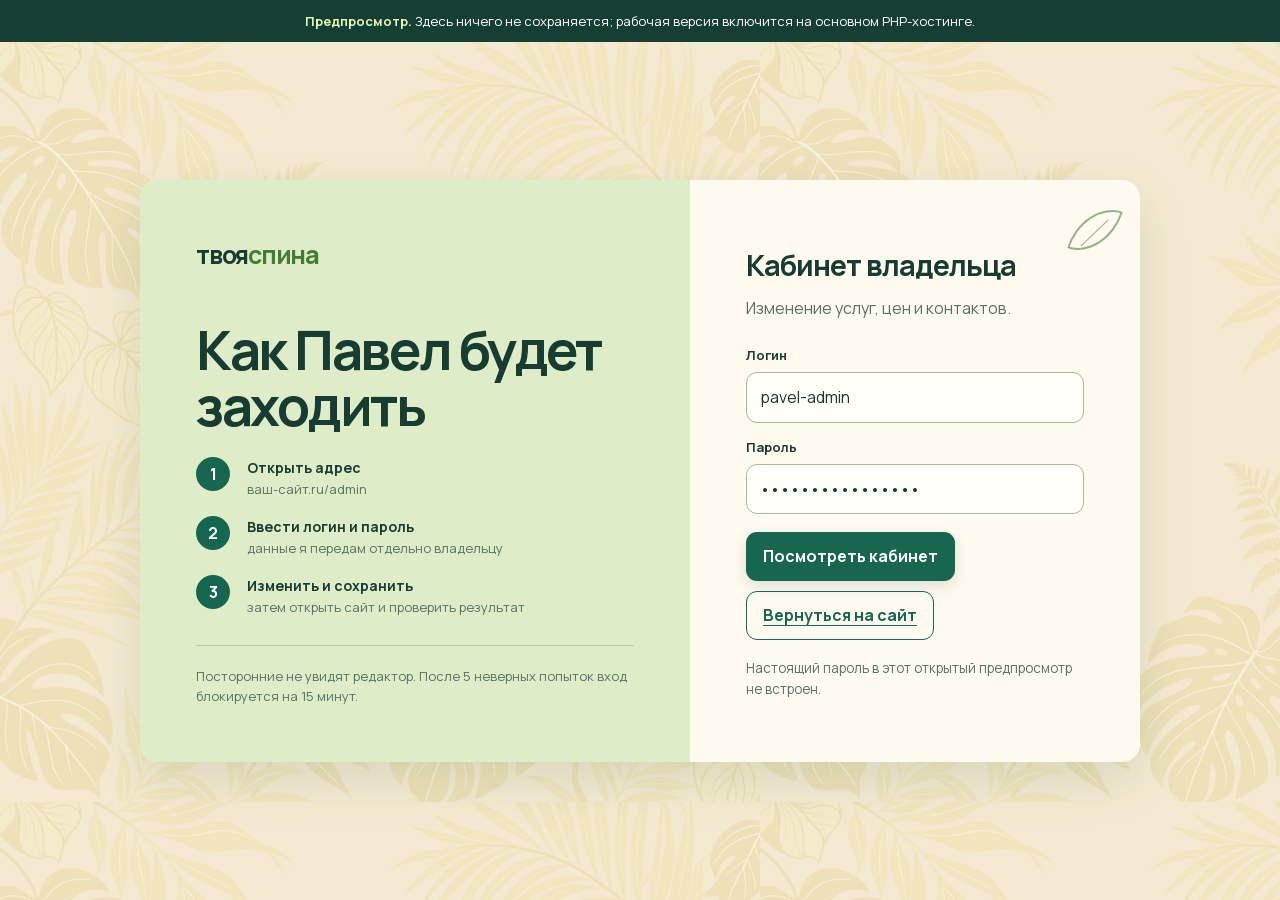
<file: admin-preview/index.html>
<!doctype html>
<html lang="ru">
<head>
  <meta charset="utf-8">
  <meta name="viewport" content="width=device-width,initial-scale=1,viewport-fit=cover">
  <meta name="robots" content="noindex,nofollow">
  <title>Предпросмотр админки — Твоя спина</title>
  <link rel="stylesheet" href="admin.css?v=3">
  <script src="preview.js?v=2" defer></script>
</head>
<body>
  <div class="demo-banner"><strong>Предпросмотр.</strong> Здесь ничего не сохраняется; рабочая версия включится на основном PHP‑хостинге.</div>
  <div class="demo-screen demo-login" id="login-preview">
    <main class="login-shell">
      <section class="login-guide" aria-labelledby="guide-title">
        <a class="wordmark" href="../">твоя<span>спина</span></a>
        <h1 id="guide-title" tabindex="-1">Как Павел будет заходить</h1>
        <ol class="steps">
          <li><strong>Открыть адрес</strong><span>ваш-сайт.ru/admin</span></li>
          <li><strong>Ввести логин и пароль</strong><span>данные я передам отдельно владельцу</span></li>
          <li><strong>Изменить и сохранить</strong><span>затем открыть сайт и проверить результат</span></li>
        </ol>
        <p class="security-note">Посторонние не увидят редактор. После 5 неверных попыток вход блокируется на 15 минут.</p>
      </section>
      <section class="login-card" aria-labelledby="login-title">
        <div class="leaf-mark" aria-hidden="true"></div>
        <h2 id="login-title">Кабинет владельца</h2>
        <p>Изменение услуг, цен и контактов.</p>
        <div class="field"><span>Логин</span><input value="pavel-admin" readonly aria-label="Пример логина"></div>
        <div class="field"><span>Пароль</span><input type="password" value="preview-password" readonly aria-label="Пример скрытого пароля"></div>
        <div class="demo-actions"><button class="primary" id="show-editor" type="button">Посмотреть кабинет</button><a class="secondary" href="../">Вернуться на сайт</a></div>
        <small class="help">Настоящий пароль в этот открытый предпросмотр не встроен.</small>
      </section>
    </main>
  </div>
  <div class="demo-screen demo-editor" id="editor-preview" hidden>
    <header class="admin-header"><a class="wordmark" href="../">твоя<span>спина</span></a><div class="header-actions"><a href="../">Открыть сайт</a><button class="secondary" id="back-login" type="button">Выйти</button></div></header>
    <main class="admin-layout">
      <aside class="admin-aside"><h1>Кабинет владельца</h1><p>Меняйте услуги, цены и контакты. Остальной сайт останется защищён от изменений.</p><nav aria-label="Разделы формы"><a href="#demo-services">Услуги и цены</a><a href="#demo-contacts">Контакты</a></nav><div class="aside-help"><strong>Как обновить сайт</strong><ol><li>Откройте нужный раздел.</li><li>Измените информацию.</li><li>Нажмите «Сохранить изменения».</li></ol></div></aside>
      <form class="editor">
        <section class="editor-intro"><div><h2>Что хотите изменить?</h2><p>В кабинете доступны только услуги и контакты. Фотографии и оформление изменить здесь нельзя.</p></div><span class="saved-state">Сохранение вручную</span></section>
        <section class="editor-section" id="demo-services"><div class="section-heading"><h2>Услуги и цены</h2><p>Нажмите на услугу, чтобы открыть её поля.</p></div>
          <details class="service-editor" open><summary><strong>Оздоровительный массаж</strong><span>5 000 ₽</span></summary><div class="fields"><label class="field"><span>Название</span><input value="Оздоровительный массаж"></label><label class="field"><span>Цена</span><input value="5 000 ₽"></label><label class="field"><span>Продолжительность</span><input value="75–90 минут"></label><label class="field"><span>Категория</span><input value="Авторская методика"></label><label class="field field-wide"><span>Описание</span><textarea rows="4">Комплексная проработка всего тела с использованием мягких мануальных техник для снятия боли и напряжения.</textarea></label></div></details>
          <details class="service-editor"><summary><strong>Классический массаж</strong><span>4 000 ₽</span></summary><div class="fields"><label class="field"><span>Название</span><input value="Классический массаж"></label><label class="field"><span>Цена</span><input value="4 000 ₽"></label><label class="field"><span>Продолжительность</span><input value="60 минут"></label></div></details>
          <details class="service-editor"><summary><strong>Спортивный массаж</strong><span>4 500 ₽</span></summary><div class="fields"><label class="field"><span>Название</span><input value="Спортивный массаж"></label><label class="field"><span>Цена</span><input value="4 500 ₽"></label><label class="field"><span>Продолжительность</span><input value="60 минут"></label></div></details>
          <details class="service-editor"><summary><strong>Массаж для беременных</strong><span>3 500 ₽</span></summary><div class="fields"><label class="field"><span>Название</span><input value="Массаж для беременных"></label><label class="field"><span>Цена</span><input value="3 500 ₽"></label><label class="field"><span>Продолжительность</span><input value="50–60 минут"></label></div></details>
          <details class="service-editor"><summary><strong>Векторный массаж лица</strong><span>3 500 ₽</span></summary><div class="fields"><label class="field"><span>Название</span><input value="Векторный массаж лица"></label><label class="field"><span>Цена</span><input value="3 500 ₽"></label><label class="field"><span>Продолжительность</span><input value="45 минут"></label></div></details>
        </section>
        <section class="editor-section" id="demo-contacts"><div class="section-heading"><h2>Контакты</h2><p>Телефон, адрес, время работы и ссылки.</p></div><div class="fields"><label class="field"><span>Город</span><input value="Красногорск"></label><label class="field"><span>Телефон</span><input value="+7 985 975-34-44"></label><label class="field"><span>Адрес</span><input value="Улица Ленина, 15А"></label><label class="field"><span>Часы работы</span><input value="11:00–22:00"></label></div></section>
        <div class="save-bar"><div><strong>Готовы опубликовать?</strong><span>Сначала сохраните, затем откройте сайт и проверьте изменения.</span></div><button class="primary" type="button">Сохранить изменения</button></div>
      </form>
    </main>
  </div>
</body>
</html>
</file>
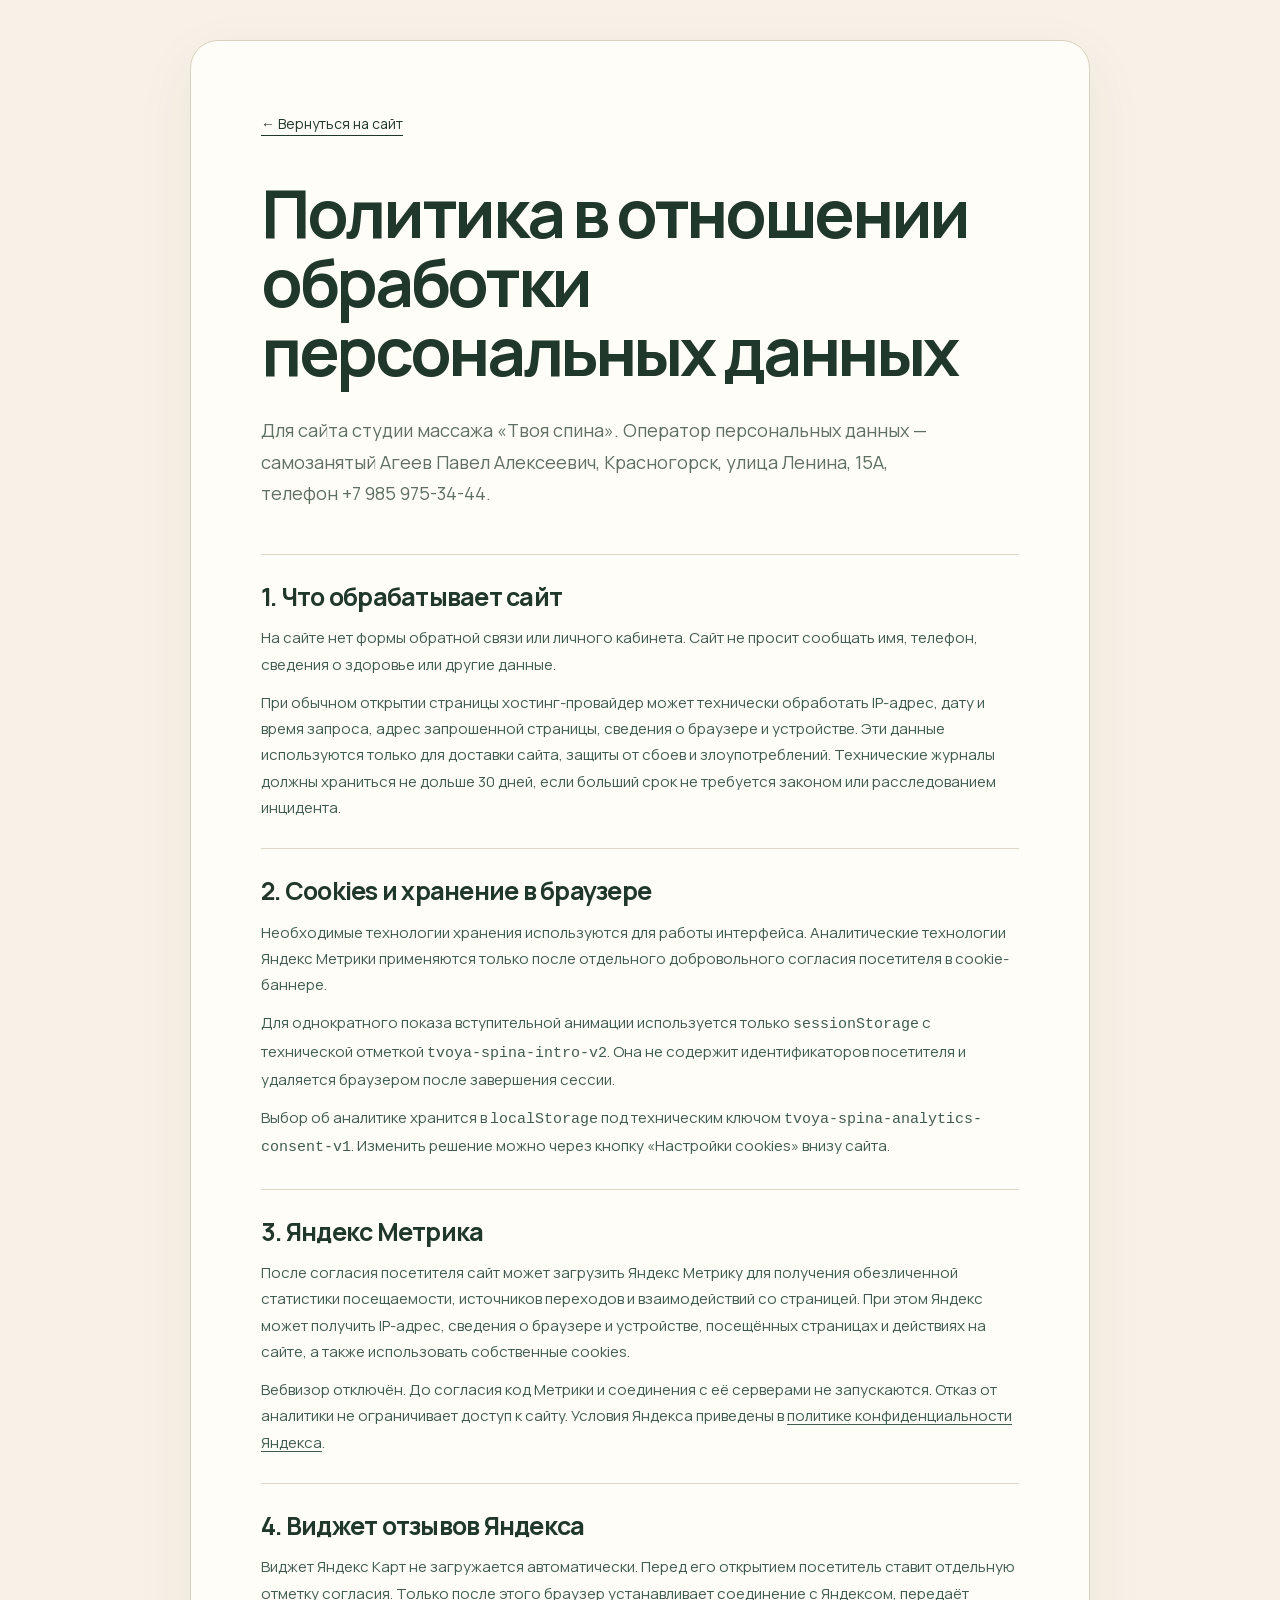
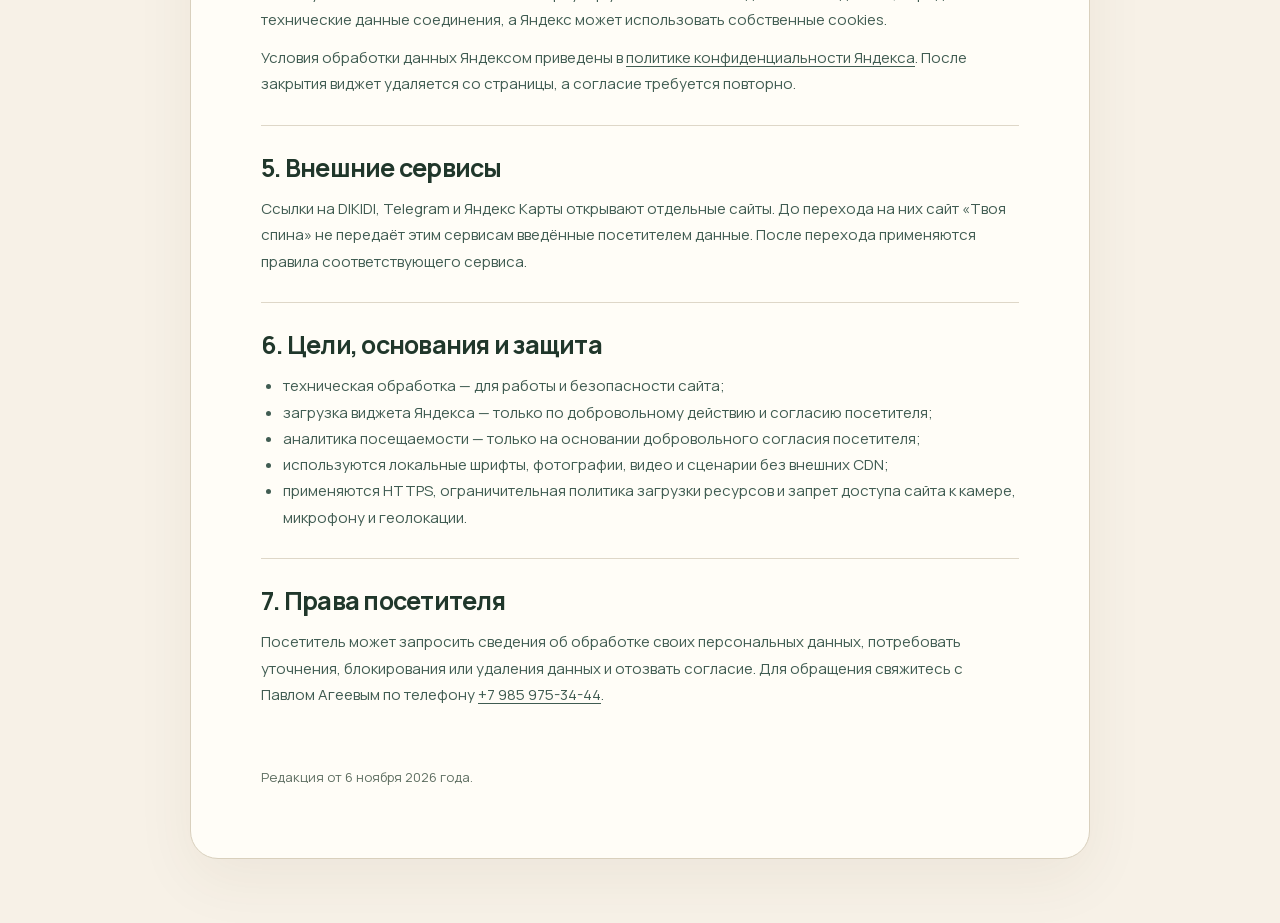
<file: privacy.html>
<!doctype html>
<html lang="ru">
<head>
<meta charset="utf-8">
<meta name="viewport" content="width=device-width,initial-scale=1,viewport-fit=cover">
<meta name="robots" content="noindex,nofollow">
<meta name="referrer" content="no-referrer">
<meta http-equiv="Content-Security-Policy" content="default-src 'self'; script-src 'none'; style-src 'self'; font-src 'self'; img-src 'self' data:; connect-src 'none'; frame-src 'none'; object-src 'none'; base-uri 'self'; form-action 'none'; upgrade-insecure-requests">
<meta name="theme-color" content="#eed8ae">
<title>Политика обработки персональных данных — «Твоя спина»</title>
<link rel="stylesheet" href="style.css?v=19">
</head>
<body class="policy-page">
<main class="policy-shell">
  <a class="policy-back" href="index.html#contacts">← Вернуться на сайт</a>
  <h1>Политика в отношении обработки персональных данных</h1>
  <p class="policy-lead">Для сайта студии массажа «Твоя спина». Оператор персональных данных — самозанятый Агеев Павел Алексеевич, Красногорск, улица Ленина, 15А, телефон <a href="tel:+79859753444">+7 985 975-34-44</a>.</p>

  <section class="policy-section">
    <h2>1. Что обрабатывает сайт</h2>
    <p>На сайте нет формы обратной связи или личного кабинета. Сайт не просит сообщать имя, телефон, сведения о здоровье или другие данные.</p>
    <p>При обычном открытии страницы хостинг-провайдер может технически обработать IP-адрес, дату и время запроса, адрес запрошенной страницы, сведения о браузере и устройстве. Эти данные используются только для доставки сайта, защиты от сбоев и злоупотреблений. Технические журналы должны храниться не дольше 30 дней, если больший срок не требуется законом или расследованием инцидента.</p>
  </section>

  <section class="policy-section">
    <h2>2. Cookies и хранение в браузере</h2>
    <p>Необходимые технологии хранения используются для работы интерфейса. Аналитические технологии Яндекс Метрики применяются только после отдельного добровольного согласия посетителя в cookie-баннере.</p>
    <p>Для однократного показа вступительной анимации используется только <code>sessionStorage</code> с технической отметкой <code>tvoya-spina-intro-v2</code>. Она не содержит идентификаторов посетителя и удаляется браузером после завершения сессии.</p>
    <p>Выбор об аналитике хранится в <code>localStorage</code> под техническим ключом <code>tvoya-spina-analytics-consent-v1</code>. Изменить решение можно через кнопку «Настройки cookies» внизу сайта.</p>
  </section>

  <section class="policy-section" id="analytics">
    <h2>3. Яндекс Метрика</h2>
    <p>После согласия посетителя сайт может загрузить Яндекс Метрику для получения обезличенной статистики посещаемости, источников переходов и взаимодействий со страницей. При этом Яндекс может получить IP-адрес, сведения о браузере и устройстве, посещённых страницах и действиях на сайте, а также использовать собственные cookies.</p>
    <p>Вебвизор отключён. До согласия код Метрики и соединения с её серверами не запускаются. Отказ от аналитики не ограничивает доступ к сайту. Условия Яндекса приведены в <a href="https://yandex.ru/legal/confidential/" target="_blank" rel="noopener noreferrer">политике конфиденциальности Яндекса</a>.</p>
  </section>

  <section class="policy-section">
    <h2>4. Виджет отзывов Яндекса</h2>
    <p>Виджет Яндекс Карт не загружается автоматически. Перед его открытием посетитель ставит отдельную отметку согласия. Только после этого браузер устанавливает соединение с Яндексом, передаёт технические данные соединения, а Яндекс может использовать собственные cookies.</p>
    <p>Условия обработки данных Яндексом приведены в <a href="https://yandex.ru/legal/confidential/" target="_blank" rel="noopener noreferrer">политике конфиденциальности Яндекса</a>. После закрытия виджет удаляется со страницы, а согласие требуется повторно.</p>
  </section>

  <section class="policy-section">
    <h2>5. Внешние сервисы</h2>
    <p>Ссылки на DIKIDI, Telegram и Яндекс Карты открывают отдельные сайты. До перехода на них сайт «Твоя спина» не передаёт этим сервисам введённые посетителем данные. После перехода применяются правила соответствующего сервиса.</p>
  </section>

  <section class="policy-section">
    <h2>6. Цели, основания и защита</h2>
    <ul>
      <li>техническая обработка — для работы и безопасности сайта;</li>
      <li>загрузка виджета Яндекса — только по добровольному действию и согласию посетителя;</li>
      <li>аналитика посещаемости — только на основании добровольного согласия посетителя;</li>
      <li>используются локальные шрифты, фотографии, видео и сценарии без внешних CDN;</li>
      <li>применяются HTTPS, ограничительная политика загрузки ресурсов и запрет доступа сайта к камере, микрофону и геолокации.</li>
    </ul>
  </section>

  <section class="policy-section">
    <h2>7. Права посетителя</h2>
    <p>Посетитель может запросить сведения об обработке своих персональных данных, потребовать уточнения, блокирования или удаления данных и отозвать согласие. Для обращения свяжитесь с Павлом Агеевым по телефону <a href="tel:+79859753444">+7 985 975-34-44</a>.</p>
  </section>

  <p class="policy-date">Редакция от 6 ноября 2026 года.</p>
</main>
</body>
</html>
</file>
<file: style.css>
@font-face{font-family:Manrope;src:url('assets/manrope-regular.woff') format('woff'),url('assets/manrope-regular.ttf') format('truetype');font-weight:400;font-display:swap}@font-face{font-family:Manrope;src:url('assets/manrope-bold.woff') format('woff'),url('assets/manrope-bold.ttf') format('truetype');font-weight:600 800;font-display:swap}
:root{--ink:#193c36;--muted:#56706a;--cyan:#79dbe8;--mint:#9cecd0;--lime:#cef3bb;--cream:#f8fddc;--paper:#fffef9;--line:#d9e3d8}*{box-sizing:border-box}html{scroll-behavior:smooth;scroll-padding-top:105px}body{margin:0;background:var(--paper);color:var(--ink);font-family:Manrope,Arial,sans-serif;font-size:16px;line-height:1.6}a{color:inherit;text-decoration:none}button{font:inherit;cursor:pointer}button,a{-webkit-tap-highlight-color:transparent}a:focus-visible,button:focus-visible,summary:focus-visible{outline:3px solid #146e68;outline-offset:6px}button[hidden],[hidden]{display:none!important}img{max-width:100%;display:block;object-fit:cover}.header{height:106px;max-width:1600px;margin:auto;padding:0 4.7%;display:flex;align-items:center;justify-content:space-between;gap:30px}.brand{font-size:27px;line-height:.91;font-weight:800;letter-spacing:-1.8px;display:block;width:max-content}.brand>span{display:block}.brand-dot{font-size:12px;margin-left:4px;vertical-align:middle;color:#328c80}.header nav{display:flex;gap:30px;font-size:14px}.header nav a{transition:opacity .2s}.header nav a:hover{opacity:.6}.header-book{border:1px solid var(--ink);border-radius:50px;padding:11px 22px;font-size:14px;display:flex;gap:30px;align-items:center}.header-book span{font-size:22px}.menu-button{display:none;border:0;background:none;font-size:24px;color:var(--ink)}main{max-width:1600px;margin:auto}.hero{margin:0 28px;background:var(--mint);border-radius:30px;display:grid;grid-template-columns:1.08fr 1fr;position:relative;overflow:hidden}.hero-copy{padding:64px 35px 32px 48px;position:relative;z-index:1}.eyebrow{font-size:12px;letter-spacing:1.4px;text-transform:uppercase;font-weight:700;margin-bottom:27px;display:flex;align-items:center;gap:10px}.tiny-line{width:24px;border-top:1px solid}h1,h2,h3,p{margin:0}h1{font-size:clamp(48px,5.4vw,86px);line-height:1.07;font-weight:500;letter-spacing:-4px}h1 span,h2 span{color:#36796a}h1+p{margin:26px 0 28px;line-height:1.75;font-size:16px}.button{border:0;display:inline-flex;align-items:center;justify-content:space-between;gap:40px;padding:17px 24px;border-radius:40px;font-size:14px;font-weight:600;transition:transform .2s,background .2s}.button:hover{transform:translateY(-3px)}.button span{font-size:24px;line-height:1}.dark{background:var(--ink);color:var(--paper)}.dark:hover{background:#286054}.hero-note{font-size:12px;margin-top:42px;display:flex;gap:18px;color:#355f54}.hero-note span{border-left:1px solid #629e8b;padding-left:18px}.hero-visual{min-height:690px;position:relative;margin:14px 14px 14px 0;border-radius:200px 20px 20px 20px;overflow:hidden}.hero-img{width:100%;height:100%;position:absolute;object-position:48% 42%}.hero-visual:after{content:'';position:absolute;inset:50% 0 0;background:linear-gradient(transparent,#16312b70);pointer-events:none}.photo-label{position:absolute;z-index:1;bottom:38px;left:34px;color:white}.photo-label>span{font-size:12px;letter-spacing:1px}.photo-label strong{display:block;font-size:32px;font-weight:500;line-height:1.2;margin-top:7px}.photo-label small{display:block;font-size:13px;font-weight:400;margin-top:8px}.round-link{position:absolute;right:28px;bottom:33px;background:var(--cream);width:62px;height:62px;display:grid;place-items:center;border-radius:50%;font-size:30px;z-index:1}.hero-bottom{grid-column:1/-1;display:flex;justify-content:space-around;background:var(--lime);padding:21px 24px;font-size:13px;letter-spacing:.3px}.section{padding:108px 5%}.section-top{display:flex;align-items:end;justify-content:space-between;gap:30px;margin-bottom:48px}.section-top p{font-size:15px;color:var(--muted);padding-bottom:4px}.section .eyebrow{margin-bottom:24px}h2{font-size:clamp(36px,3.6vw,56px);font-weight:500;line-height:1.15;letter-spacing:-2px}h3{font-weight:500;line-height:1.3;letter-spacing:-.6px}.service-grid{display:grid;grid-template-columns:repeat(3,1fr);gap:17px}.service{border:1px solid var(--line);border-radius:22px;padding:28px;display:flex;flex-direction:column;min-height:367px;background:#fff}.featured{background:var(--cyan);border-color:transparent}.card-top{display:flex;justify-content:space-between;align-items:center;margin-bottom:35px}.pill{background:#ffffff70;border-radius:30px;padding:6px 11px;font-size:11px}.service-category{font-size:11px;text-transform:uppercase;letter-spacing:.7px}.service h3{font-size:28px;line-height:1.22}.service p{font-size:14px;color:#4b6962;margin-top:17px;max-width:305px;line-height:1.7}.service-bottom{display:flex;align-items:end;justify-content:space-between;margin-top:auto;padding-top:27px}.service-bottom strong{display:block;font-size:27px;font-weight:500;letter-spacing:-1px}.service-bottom div>span{font-size:12px}.circle-button{display:grid;place-items:center;width:48px;height:48px;border:1px solid #669589;border-radius:50%;font-size:24px;transition:background .2s}.circle-button:hover{background:var(--ink);color:white}.mint-card{background:#eafaf0}.lime-card{background:var(--cream)}.service-help{padding:24px 30px;align-self:center}.help-symbol{font-size:55px;color:#4b9581;line-height:1}.service-help h3{font-size:28px;margin-top:15px}.service-help p{font-size:14px;margin:15px 0 23px;color:var(--muted)}.text-link{display:inline-block;border:0;border-bottom:1px solid #67867a;background:none;padding:0 0 4px;font-size:14px}.master{background:var(--cream);display:grid;grid-template-columns:.88fr 1fr;gap:8%;align-items:center;margin:0 28px;border-radius:28px;padding:70px 4%}.master-photo{position:relative;aspect-ratio:4/5;border-radius:160px 160px 18px 18px;overflow:hidden}.master-photo img{width:100%;height:100%}.portrait-caption{position:absolute;left:22px;bottom:22px;color:var(--ink);background:var(--cream);padding:9px 16px;font-size:12px;border-radius:30px}.master-copy>p{font-size:15px;color:var(--muted);margin-top:23px}.master-copy .lead{font-size:21px;line-height:1.5;color:var(--ink);letter-spacing:-.5px}.education{margin:28px 0}.education>div{display:flex;gap:23px;padding:15px 0;border-top:1px solid #d9e2bf}.education>div>span{font-size:12px;min-width:52px;color:#56836f;padding-top:3px}.education p{font-size:14px;line-height:1.5}.education small{font-size:12px;color:var(--muted)}.studio-gallery{display:grid;grid-template-columns:1.4fr 1fr;gap:18px;height:450px}.studio-gallery img{width:100%;height:100%;border-radius:22px;min-height:0}.steps{display:grid;grid-template-columns:repeat(3,1fr);gap:50px;margin-top:42px}.steps article{position:relative;padding-left:45px}.steps article>span{position:absolute;left:0;top:2px;color:#548b78;font-size:13px}.steps h3{font-size:21px}.steps p{font-size:14px;color:var(--muted);margin-top:12px;max-width:320px}.reviews{margin:0 28px;padding:70px 4%;background:var(--lime);border-radius:28px;display:grid;grid-template-columns:1fr 1fr;gap:8%;align-items:center}.review-copy>p{margin:25px 0;color:#4d715b;font-size:15px}.review-panel{background:var(--paper);padding:35px;border-radius:24px;min-height:440px;text-align:center;display:flex;flex-direction:column;align-items:center;justify-content:center}.yandex-mark{width:48px;height:48px;display:grid;place-items:center;color:#fff;background:#ed4835;border-radius:50%;font-size:30px;margin:0 auto 22px}.review-panel h3{font-size:26px}.review-panel p{font-size:14px;color:var(--muted);margin:16px 0 24px}.review-panel small{display:block;font-size:11px;line-height:1.5;margin-top:20px;color:var(--muted)}#review-widget{width:100%}#review-widget iframe{width:100%;height:560px;border:0;border-radius:12px}#close-reviews{margin-top:14px}.faq{display:grid;grid-template-columns:1fr 1fr;gap:8%}.questions details{border-bottom:1px solid var(--line)}.questions details:first-child{border-top:1px solid var(--line)}summary{padding:24px 0;list-style:none;cursor:pointer;display:flex;justify-content:space-between;gap:15px;font-size:16px}summary::-webkit-details-marker{display:none}summary span{font-size:24px;line-height:1;transition:transform .2s}details[open] summary span{transform:rotate(45deg)}details p{font-size:14px;color:var(--muted);padding:0 28px 23px 0}.contacts{background:var(--cyan);border-radius:28px;margin:0 28px;display:grid;grid-template-columns:1.35fr 1fr;gap:60px;align-items:center;padding:70px 4%}.contact-main p{margin:24px 0 28px;font-size:15px}.phone{display:block;font-size:23px;letter-spacing:-.5px;margin-top:25px}.address-card{background:#e9fff08c;border-radius:22px;padding:35px;display:flex;gap:22px}.location-icon{font-size:35px;line-height:1}.address-card h3{font-size:25px;margin-bottom:10px}.address-card p{font-size:16px}.address-card .address-note{font-size:12px;color:#4d7064;margin:26px 0}.address-card .text-link{font-size:13px}footer{display:flex;justify-content:space-between;align-items:center;gap:20px;padding:55px 5%;max-width:1600px;margin:auto}footer>span{font-size:12px;color:var(--muted)}
@media(min-width:1600px){.hero-copy{padding-left:65px}h1{font-size:86px}.hero-visual{min-height:790px}}
@media(max-width:1050px){.header nav{gap:18px;font-size:12px}.header{padding:0 4%;height:90px}.hero{margin:0 16px}.hero-copy{padding:45px 28px}h1{letter-spacing:-2.6px}.hero-visual{min-height:650px}.hero-note{display:block}.hero-note span{display:block;border:0;padding:0;margin-top:5px}.service{padding:22px}.service h3{font-size:24px}.section{padding:80px 4%}.master,.reviews,.contacts{margin:0 16px;padding:55px 4%;gap:5%}.master-copy .lead{font-size:19px}.studio-gallery{height:350px}.steps{gap:20px}.address-card{padding:25px;gap:12px}.section-top p br{display:none}}
@media(max-width:740px){html{scroll-padding-top:85px}.header{height:83px;padding:0 23px;position:relative}.brand{font-size:24px}.header-book{margin-left:auto;padding:7px 14px;gap:17px;font-size:12px}.menu-button{display:block}.header nav{display:none;position:absolute;left:12px;right:12px;top:77px;padding:22px;background:var(--cream);z-index:10;border-radius:18px;box-shadow:0 10px 20px #193c3615}.header nav.open{display:flex;flex-direction:column;font-size:16px}.hero{grid-template-columns:1fr;border-radius:22px;margin:0 12px}.hero-copy{padding:35px 24px 28px}.eyebrow{font-size:10px;letter-spacing:1px;margin-bottom:22px}h1{font-size:52px;letter-spacing:-2.8px;line-height:1.07}h1+p{font-size:14px;margin:22px 0;line-height:1.75}.hero-note{margin-top:23px;font-size:11px}.hero-visual{height:440px;min-height:0;margin:0 12px 12px;border-radius:140px 15px 15px 15px}.hero-img{object-position:50% 38%}.photo-label{left:24px;bottom:25px}.photo-label strong{font-size:28px}.hero-bottom{padding:16px 15px;gap:10px;justify-content:space-between;font-size:10px;flex-wrap:wrap}.hero-bottom span:before{font-size:12px;margin-right:5px}.hero-bottom span:last-child{display:none}.button{font-size:13px;padding:16px 22px}.section{padding:66px 24px}.section-top{display:block;margin-bottom:28px}.section-top>p{margin-top:23px;max-width:300px;font-size:14px}.section .eyebrow{margin-bottom:18px}h2{font-size:37px;letter-spacing:-1.6px}.service-grid{grid-template-columns:1fr;gap:13px}.service{min-height:310px;padding:25px;border-radius:20px}.service h3{font-size:29px}.card-top{margin-bottom:23px}.service p{max-width:100%}.service-help{padding:24px 12px;display:grid;grid-template-columns:1fr 3fr;gap:0 20px}.help-symbol{grid-row:1/4;align-self:center}.service-help h3{margin-top:0;font-size:26px}.service-help p{margin:12px 0}.service-help .text-link{justify-self:start}.master{margin:0 12px;padding:35px 24px;grid-template-columns:1fr;gap:35px}.master-photo{aspect-ratio:4/4.7;border-radius:130px 130px 15px 15px}.master-copy .lead{font-size:20px}.education>div{gap:14px}.education p{font-size:13px}.education small{font-size:11px}.studio-gallery{grid-template-columns:1fr;height:auto}.studio-gallery img{aspect-ratio:4/3;height:auto}.steps{grid-template-columns:1fr;gap:26px;margin-top:30px}.steps p{max-width:100%;margin-top:8px}.reviews{margin:0 12px;grid-template-columns:1fr;padding:40px 24px;gap:30px}.review-panel{padding:28px 16px;min-height:410px;margin:0 -10px}.review-panel h3{font-size:23px}.review-panel small{font-size:11px}.review-panel:has(iframe){padding:12px 0}#review-widget iframe{height:580px}.faq{grid-template-columns:1fr;gap:30px}summary{font-size:15px}.contacts{margin:0 12px;padding:40px 24px;grid-template-columns:1fr;gap:32px}.contact-main h2{font-size:36px}.address-card{padding:25px 22px}.address-card h3{font-size:24px}.phone{font-size:23px}footer{padding:35px 26px;flex-wrap:wrap}footer>span{font-size:11px}footer>span:last-child{display:none}}

/* Refined colour, photography and motion */
:root{--ink:#123e36;--muted:#45675d;--cyan:#75dce8;--mint:#94eacb;--lime:#c6f1a8;--paper:#fcfff5;--ease:cubic-bezier(.2,.7,.2,1)}
body{background:linear-gradient(165deg,#fcfff5 0%,#f1fff6 28%,#fffef3 57%,#f0fcf8 100%)}
.icon{display:inline-block;width:22px;height:22px;flex:0 0 auto;vertical-align:middle;transition:transform .35s var(--ease)}
.icon-arrow{width:21px;height:21px}.button>.icon-phone{width:20px;height:20px}.button>span{display:flex;align-items:center}.header-book>.icon{width:20px;height:20px}.text-link .icon{margin-left:7px;width:19px;height:19px}.phone .icon{margin-right:12px;width:24px;height:24px}.circle-button .icon{width:22px;height:22px}.round-link .icon{width:28px;height:28px}.menu-button{width:42px;height:42px;display:none;align-items:center;justify-content:center;border-radius:50%;background:#e0f9ee}.menu-button .icon{width:24px;height:24px}.menu-close{display:none}.menu-button[aria-expanded=true] .menu-lines{display:none}.menu-button[aria-expanded=true] .menu-close{display:block}
.hero{background:radial-gradient(ellipse at 2% 0%,#baf5e7 0%,transparent 55%),linear-gradient(130deg,#a8f0cf,#71dce8 62%,#bff5d1)}
h1{font-weight:600;letter-spacing:-.055em;line-height:1.08;color:#116557;padding-bottom:.09em}h1 span{color:#116557}
h2{color:#153e35;font-weight:700;letter-spacing:-.045em;line-height:1.18}h2 span{color:#137567}h3{font-weight:600;letter-spacing:-.035em}.eyebrow{font-size:13px;color:#145a50;letter-spacing:1px;line-height:1.5;width:fit-content;max-width:100%;padding:7px 13px;border-radius:100px;background:#d0f4df;border:1px solid #31826820}.hero .eyebrow{background:#e7fff078;border-color:#287e5d25}.hero h1+p{font-size:16px}.hero-bottom{background:#cef4ace8;gap:20px;flex-wrap:wrap}.hero-bottom span{display:flex;align-items:center;gap:9px}.hero-bottom .icon{width:18px;height:18px}.hero-visual{box-shadow:0 16px 40px #135e4415}.hero-img{animation:photo-settle 1.15s var(--ease) both}.photo-label{background:#17403845;backdrop-filter:blur(10px);padding:17px 21px;border-radius:18px}.hero-copy>.eyebrow,.hero h1,.hero-copy>p,.hero-copy>.button,.hero-copy>.hero-actions{animation:slide-up .8s var(--ease) both}.hero h1{animation:slide-up .9s var(--ease) both}.hero-copy>p{animation-delay:.12s}.hero-copy>.button,.hero-copy>.hero-actions{animation-delay:.2s}
.services{position:relative;background:radial-gradient(ellipse at 94% 0%,#d6f6bd88,transparent 44%),radial-gradient(ellipse at 0% 76%,#9fe7e745,transparent 45%)}.service-grid{gap:24px}.service{--card-pad:24px;padding:var(--card-pad);border:1px solid #75bfa53d;border-radius:26px;min-height:565px;overflow:hidden;box-shadow:0 5px 22px #144e3510;transition:transform .45s var(--ease),box-shadow .45s var(--ease),border-color .3s;background:linear-gradient(140deg,#effcf5,#b2efdc)}.service.featured{background:linear-gradient(135deg,#8ee7e9,#64cddd);border-color:#449b994d}.service:nth-child(3){background:linear-gradient(135deg,#edfad8,#cdf1a8)}.service.mint-card{background:linear-gradient(145deg,#c4f4db,#8be1bd)}.service.lime-card{background:linear-gradient(145deg,#f7fbc9,#eaf4a4)}
.service-media{height:236px;margin:calc(-1 * var(--card-pad)) calc(-1 * var(--card-pad)) 25px;position:relative;overflow:hidden;background:#bcdfc9}.service-media img{width:100%;height:100%;object-position:50% 40%;transition:transform .8s var(--ease)}.service:nth-child(1) .service-media img{object-position:50% 45%}.service:nth-child(3) .service-media img{object-position:50% 57%}.service:nth-child(5) .service-media img{object-position:50% 57%}.service-media:after{content:'';position:absolute;inset:65% 0 0;background:linear-gradient(transparent,#154c3930);pointer-events:none}.photo-chip{position:absolute;bottom:13px;left:15px;z-index:1;display:flex;align-items:center;gap:6px;padding:6px 10px;color:#123e36;background:#f8fff3e8;border:1px solid #fff7;border-radius:30px;font-size:11px;backdrop-filter:blur(10px)}.photo-chip .icon{width:14px;height:14px}.card-top{margin-bottom:18px;min-height:30px}.service-category,.pill{font-size:12px;font-weight:600;letter-spacing:.3px;padding:5px 10px;background:#fff7;border-radius:30px;text-transform:none}.service h3{font-size:29px;line-height:1.25}.service p{font-size:16px;line-height:1.65;max-width:100%}.service-bottom{padding-top:24px}.service-bottom div>span{font-size:14px}.service-bottom strong{font-weight:600;font-size:29px}.circle-button{background:#fbfff8b0;border-color:#2475615c;min-width:50px;min-height:50px;box-shadow:0 3px 12px #1747370b}
.service-help{padding:24px;position:relative;overflow:hidden;align-self:stretch;display:flex;flex-direction:column;justify-content:end;border-radius:26px;background:linear-gradient(140deg,#e0f8ce,#fffdd7);border:1px solid #a8d79d80}.help-photo{height:235px;width:calc(100% + 48px);max-width:none;object-position:50% 28%;margin:-24px -24px 22px;object-fit:cover}.help-symbol{width:53px;height:53px;display:grid;place-items:center;background:#245f51;color:#fff;border-radius:18px;box-shadow:0 8px 18px #245f5120}.help-symbol .icon{width:27px;height:27px}.service-help h3{font-size:29px;line-height:1.3;margin-top:17px;max-width:270px}.service-help p{font-size:16px;line-height:1.65}.service-help .text-link{align-self:start;margin-top:auto;font-size:14px}
.button,.header-book,.round-link,.circle-button{transition:transform .35s var(--ease),background .3s,box-shadow .35s}.dark{background:linear-gradient(125deg,#123f36,#116b61);box-shadow:0 8px 20px #0c584524}.button:active,.round-link:active,.circle-button:active{transform:scale(.96)}.text-link{line-height:1.7;text-underline-offset:6px;transition:color .25s,border-color .25s}.text-link:active{color:#008b83}.service:active{box-shadow:0 12px 35px #0d785528}.header-book{background:#e4f9e8;border-color:#8cc9af}
.master{background:radial-gradient(ellipse at 0 0,#b0efe0,transparent 50%),linear-gradient(140deg,#d7f5bf,#fffdd8);box-shadow:inset 0 0 0 1px #72aa581c}.master .eyebrow{background:#f6ffd0}.master-copy>p{font-size:16px}.master-copy .lead{color:#1b6652;font-size:22px}.education>div{border-color:#8cb68060}.education small{font-size:13px}.education>div>span{color:#176a55;font-weight:700}.master-photo img{transition:transform .9s var(--ease)}
.studio{background:radial-gradient(ellipse at 95% 65%,#c1eee99c,transparent 55%)}.studio-gallery{display:grid;grid-template-columns:1.35fr .8fr .65fr;gap:16px;height:430px}.studio-gallery img{border-radius:24px;box-shadow:0 12px 28px #1e644212;transition:transform .5s var(--ease),box-shadow .5s}.studio-gallery img:nth-child(2){margin-top:32px;height:calc(100% - 32px)}.studio-gallery img:nth-child(3){margin-top:65px;height:calc(100% - 65px)}.steps{gap:22px}.steps article{padding:26px;border-radius:22px;background:#e7f9e3;border:1px solid #b6d9be75}.steps article:nth-child(2){background:#dff8f0}.steps article:nth-child(3){background:#f4f8d7}.steps article>.step-icon{position:static;display:grid;place-items:center;width:44px;height:44px;background:#fff9;border-radius:14px;margin-bottom:22px;color:#1c7563}.steps article>.step-icon .icon{width:23px;height:23px}.steps h3{font-size:22px}.steps p{font-size:16px;max-width:100%}.reviews{background:radial-gradient(ellipse at 10% 100%,#8fe6c9,transparent 60%),linear-gradient(130deg,#d2f1a3,#bcf1ca);border:1px solid #9dd49055}.reviews .eyebrow{background:#f7ffcc}.review-panel{box-shadow:0 18px 48px #246a3d13;background:#fffff7}.review-copy p,.review-panel p{font-size:16px}.review-panel small{font-size:12px;color:#45675d}.yandex-mark{box-shadow:0 7px 22px #d3373525}.faq .eyebrow{background:#c8f0ee}.questions details{background:#e7f8f1;border:1px solid #c0dfd3;border-radius:18px;margin-bottom:12px;padding:0 22px;transition:background .35s,border-color .35s}.questions details:first-child{border-top:1px solid #c0dfd3}.questions details[open]{background:#cef2df;border-color:#95cdb5}.questions summary{font-size:16px;font-weight:600;gap:20px}.questions summary span{color:#15705b}details p{font-size:16px;line-height:1.7;padding-right:0}.contacts{background:radial-gradient(ellipse at 0% 100%,#b4efd1,transparent 65%),linear-gradient(120deg,#7fdfea,#99ebc9);box-shadow:inset 0 0 0 1px #27958e25}.contacts .eyebrow{background:#f4ffc798}.contact-main p{font-size:16px}.contact-main .button{gap:14px}.contact-main .button>span{margin-left:12px}.phone{display:flex;align-items:center;width:fit-content;font-size:25px;font-weight:600;letter-spacing:-.4px}.address-card{box-shadow:0 16px 40px #24665e15;background:linear-gradient(145deg,#f6ffed,#e7fbeb);border:1px solid #fff9;transition:transform .5s var(--ease)}.location-icon{display:grid;place-items:center;flex:0 0 50px;height:50px;border-radius:17px;background:#a9e9d2;color:#146652}.location-icon .icon{width:27px;height:27px}.address-card .address-note{font-size:14px}.address-card .text-link{font-size:14px}
.reveal-enter{animation:reveal-up .8s var(--ease) both}.service-grid>.reveal-enter:nth-child(3n+2){animation-delay:.06s}.service-grid>.reveal-enter:nth-child(3n){animation-delay:.12s}.faq details[open] p{animation:reveal-up .35s var(--ease) both}
@media(hover:hover) and (pointer:fine){.service:hover,.service:focus-visible{transform:translateY(-7px);box-shadow:0 20px 42px #19744d24;border-color:#369b7c85}.service:hover .service-media img{transform:scale(1.055)}.service-help:hover .help-symbol{animation:icon-nudge .6s var(--ease)}.button:hover,.header-book:hover{transform:translateY(-3px);box-shadow:0 13px 28px #195e442b}.button:hover .icon-arrow,.text-link:hover .icon-arrow,.round-link:hover .icon-arrow,.circle-button:hover .icon-arrow{transform:translate(2px,-2px)}.text-link:hover{color:#008479;border-color:#008479}.round-link:hover{transform:rotate(6deg)}.master-photo:hover img{transform:scale(1.025)}.studio-gallery img:hover{transform:translateY(-5px);box-shadow:0 20px 36px #245e4322}.address-card:hover{transform:translateY(-4px)}}
@keyframes slide-up{from{opacity:0;transform:translateY(16px)}to{opacity:1;transform:none}}@keyframes reveal-up{from{opacity:.25;transform:translateY(22px)}to{opacity:1;transform:none}}@keyframes photo-settle{from{transform:scale(1.045)}to{transform:scale(1)}}@keyframes icon-nudge{0%,100%{transform:rotate(0)}40%{transform:rotate(-7deg)}70%{transform:rotate(4deg)}}
@media(max-width:1050px) and (min-width:741px){.service-grid{grid-template-columns:repeat(2,minmax(0,1fr))}.studio-gallery{grid-template-columns:1.3fr 1fr;height:370px}.studio-gallery img:nth-child(3){display:none}.service h3{font-size:29px}.service-help{min-height:550px}.contact-main .button{gap:10px;padding:15px}.address-card{flex-direction:column}.location-icon{flex-basis:50px;width:50px}}
@media(max-width:740px){.menu-button{display:flex}.header{gap:12px}.header-book{min-height:42px}.hero h1{font-size:clamp(34px,10.8vw,65px);letter-spacing:-.05em;line-height:1.09}.hero-copy{padding:30px 23px}.hero .eyebrow{font-size:10px;padding:6px 10px}.hero h1+p{font-size:16px}.hero-bottom{gap:13px;font-size:11px;justify-content:flex-start}.hero-bottom span:before{content:none}.hero-bottom .icon{width:15px;height:15px}.photo-label{padding:12px 16px;bottom:22px;left:21px}.round-link{right:20px;bottom:26px;width:54px;height:54px}h2{font-size:clamp(31px,9.1vw,43px);line-height:1.2;letter-spacing:-.045em}.section .eyebrow{font-size:12px;padding:7px 11px;letter-spacing:.6px}.section-top>p{font-size:16px;max-width:100%}.service-grid{gap:21px}.service{--card-pad:23px;min-height:540px;border-radius:24px}.service-media{height:245px;margin-bottom:24px}.service h3{font-size:29px;letter-spacing:-.04em}.service p{font-size:16px}.service-bottom strong{font-size:30px}.service-help{display:flex;padding:23px;gap:0;min-height:490px}.help-photo{height:215px;width:calc(100% + 46px);margin:-23px -23px 22px}.service-help h3{font-size:28px;max-width:none}.service-help .text-link{margin-top:8px}.master-copy .lead{font-size:21px}.education p{font-size:14px}.education small{font-size:12px}.studio-gallery{height:auto;grid-template-columns:1fr 1fr;gap:12px}.studio-gallery img{height:215px;aspect-ratio:auto;border-radius:18px}.studio-gallery img:first-child{grid-column:1/-1;height:345px;object-position:50% 56%}.studio-gallery img:nth-child(2),.studio-gallery img:nth-child(3){display:block;margin:0;height:215px}.steps{gap:14px}.steps article{padding:24px}.steps article>.step-icon{margin-bottom:16px}.reviews{padding:38px 22px}.review-copy h2{max-width:350px}.review-panel{padding:26px 17px;margin:0 -10px}.review-panel .button{padding:16px 20px;gap:17px}.review-panel small{font-size:12px}.review-panel:has(iframe){margin:0 -22px;border-radius:20px;padding:12px 0}.questions details{padding:0 17px}summary{font-size:16px}.contacts{padding:38px 22px}.contact-main h2{font-size:36px}.contact-main .button{font-size:13px;gap:10px;padding:16px 19px}.contact-main .button>span{margin-left:0}.contact-main .button>.icon-phone{width:18px;height:18px}.address-card{gap:14px;padding:25px 20px}.location-icon{flex-basis:43px;height:43px;border-radius:14px}.phone{font-size:23px;gap:0}.phone .icon{width:21px;height:21px;margin-right:10px}.text-link{font-size:14px}.help-symbol{width:47px;height:47px;border-radius:16px}}
@media(max-width:360px){.service h3{font-size:27px}.header{padding:0 18px;gap:8px}.header-book{padding:7px 12px;gap:10px}.hero .eyebrow{font-size:9px}.section{padding-left:19px;padding-right:19px}.reviews{margin:0 8px;padding:34px 18px}.review-panel:has(iframe){margin-left:-18px;margin-right:-18px}.contact-main .button{font-size:12px;padding:15px 13px}.contact-main .button>.icon-phone{display:none}.address-card{flex-direction:column}.location-icon{width:43px;flex-basis:43px}}
/* Content expansion: generous branding, light motion, prepared media galleries. */
.header{height:118px}
.brand{font-size:38px;letter-spacing:-.065em;flex-shrink:0}
.brand-dot{font-size:15px}
.header nav{gap:22px}
.hero .eyebrow{font-size:12px;letter-spacing:.65px;border-radius:18px}
.hero .tiny-line{flex:0 0 20px}
.hero-copy{min-width:0}
.hero h1,.hero h1 span{animation-play-state:paused}
.hero.motion-visible h1,.hero.motion-visible h1 span{animation-play-state:running}
.motion-suspended .hero h1,.motion-suspended .hero h1 span{animation-play-state:paused}
.brand-ticker{display:flex;align-items:center;gap:16px;margin:24px 28px 0;padding:18px 20px 18px 0;border-block:1px solid #33806b33;color:#14594f}
.ticker-window{overflow:hidden;flex:1;min-width:0;mask-image:linear-gradient(90deg,transparent,#000 5%,#000 95%,transparent)}
.ticker-track{display:flex;width:max-content;animation:ticker-travel 42s linear infinite;animation-play-state:paused}
.ticker-group{display:flex;align-items:center;gap:32px;padding-right:32px;white-space:nowrap;font-size:clamp(28px,3.8vw,56px);font-weight:600;letter-spacing:-.05em;line-height:1.25}
.ticker-group>span:nth-child(3){color:#168278}
.ticker-group>span:nth-child(5){color:#4e7b3f}
.ticker-separator{font-size:.65em;color:#3b9981;font-family:Arial,sans-serif}
.brand-ticker.motion-visible:not(.is-paused) .ticker-track{animation-play-state:running}
.motion-suspended .brand-ticker .ticker-track{animation-play-state:paused}
.motion-toggle{display:none;flex:0 0 44px;align-items:center;justify-content:center;width:44px;height:44px;border:1px solid #80bca4;background:#e1f8d9;color:var(--ink);border-radius:50%}
.motion-ready .motion-toggle{display:flex}
.resume-icon{display:none}
.motion-toggle[aria-pressed=true] .pause-icon{display:none}
.motion-toggle[aria-pressed=true] .resume-icon{display:block}
@keyframes ticker-travel{to{transform:translateX(-50%)}}
.service-grid{align-items:start;grid-template-columns:repeat(3,minmax(0,1fr))}
.service{min-width:0;min-height:0}
.service:focus-visible{outline:3px solid #146e68;outline-offset:5px}
.service h3{overflow-wrap:break-word}
.service-bottom{margin-top:0;padding-top:22px}
.service-detail{display:grid;grid-template-rows:1fr}
.service-detail>div{min-height:0;overflow:hidden}
.service-detail p:first-child{padding-top:19px;border-top:1px solid #316c5530;margin-top:21px}
.service-detail p+p{margin-top:10px}
.service-hint{display:none}
.service-help{align-self:stretch;min-height:0}
.service-help .help-photo{flex-shrink:0}
.reveal-enter{animation-fill-mode:backwards}
.intro-film{grid-column:1/-1;display:grid;grid-template-columns:1fr 1fr;gap:40px;align-items:center;margin-top:36px;padding:28px;border:1px solid #70ac8945;background:#faffedb3;border-radius:26px;min-width:0}
.intro-film-copy{padding:12px}
.intro-film h3{font-size:clamp(26px,2.7vw,38px);line-height:1.2}
.intro-film h3 span{display:block;color:#197460}
.intro-film p{font-size:16px;color:var(--muted);margin-top:20px;max-width:440px}
.media-status{display:inline-block;font-size:14px;margin-top:24px;padding:8px 12px;border-radius:12px;background:#d4eedb;color:#315f4e}
.intro-film-stage{position:relative;aspect-ratio:16/10;overflow:hidden;border-radius:19px;background:#143b33;min-width:0}
.intro-film-stage>img,.intro-film-stage video{height:100%;width:100%;object-fit:cover}
.intro-film-stage>img{object-position:50% 30%}
.intro-film-stage video{object-fit:contain}
.film-caption{position:absolute;bottom:15px;left:15px;color:#fff;background:#193c36d9;padding:8px 12px;border-radius:12px;font-size:14px;pointer-events:none}
.video-play{position:absolute;inset:0;display:flex;align-items:center;justify-content:center;gap:14px;border:0;background:#143b3322;color:white}
.video-play .icon{padding:17px;width:65px;height:65px;background:#164f43;border:1px solid #fff7;border-radius:50%;box-shadow:0 8px 25px #082a392e}
.video-play-label{padding:8px 12px;border-radius:10px;background:#164f43}
.video-error{position:absolute;inset:auto 12px 12px;padding:12px;border-radius:12px;background:#fffef3;color:var(--ink);font-size:14px}
.credentials{background:radial-gradient(ellipse at 20% 50%,#c9f1df77,transparent 65%)}
.approach{padding-top:82px;padding-bottom:82px}
.approach-shell{position:relative;overflow:hidden;display:grid;grid-template-columns:.92fr 1.08fr;gap:8%;padding:58px 5%;border:1px solid #65aa8d42;border-radius:30px;background:radial-gradient(circle at 8% 110%,#74dde7aa,transparent 42%),linear-gradient(135deg,#c8f2c2,#f7fbd5);box-shadow:0 18px 45px #245f4512}
.approach-shell:after{content:'';position:absolute;width:250px;height:250px;right:-105px;top:-115px;border:1px solid #3f9d7c38;border-radius:50%;box-shadow:0 0 0 28px #ffffff2b,0 0 0 55px #3f9d7c12;pointer-events:none}
.approach-heading,.approach-copy{position:relative;z-index:1}
.approach-heading h2{max-width:600px}
.approach-tags{display:flex;flex-wrap:wrap;gap:9px;margin-top:34px}
.approach-tags span{padding:8px 13px;border:1px solid #4d9c7c45;border-radius:30px;background:#faffed99;font-size:13px;font-weight:600;transition:transform .3s var(--ease),background .3s}
.approach-copy{padding-top:8px}
.approach-copy>p{font-size:16px;line-height:1.75;color:var(--muted)}
.approach-copy .approach-lead{margin-bottom:18px;color:#185c4d;font-size:25px;font-weight:600;line-height:1.42;letter-spacing:-.03em}
.approach-note{display:grid;grid-template-columns:48px 1fr;gap:17px;margin-top:29px;padding:22px;border-radius:20px;background:#fffef2b8;border:1px solid #fff9}
.approach-note>.icon{width:48px;height:48px;padding:12px;border-radius:15px;background:#1d6758;color:#fff}
.approach-note p{font-size:16px;line-height:1.7;color:#315e54}
.credential-grid,.direction-grid{display:grid;grid-template-columns:repeat(3,minmax(0,1fr));gap:24px}
.direction-grid{grid-template-columns:repeat(2,minmax(0,1fr))}
.credential-card,.direction-card{overflow:hidden;min-width:0;border-radius:24px;border:1px solid #83b99e55;background:#f5fbdc}
.credential-card:nth-child(2){background:#dcf5e7}
.credential-card:nth-child(3){background:#d8f4f1}
.certificate-media{aspect-ratio:4/3;padding:16px;background:#ffffff73}
.media-empty{height:100%;display:flex;flex-direction:column;align-items:center;justify-content:center;gap:16px;border:1px dashed #609c8370;border-radius:14px;color:#406f5e;text-align:center;padding:20px;font-size:14px;line-height:1.6;background:#fafff44d}
.media-empty .icon{width:34px;height:34px}
.credential-copy,.direction-copy{padding:25px}
.credential-year,.route-label,.offer-label{display:inline-block;font-size:14px;font-weight:700;color:#1d705c;margin-bottom:15px}
.credential-copy h3{font-size:23px;line-height:1.3}
.credential-copy p,.direction-copy p{font-size:16px;line-height:1.65;color:var(--muted);margin-top:14px}
.media-enlarge{display:block;position:relative;width:100%;height:100%;border-radius:12px;overflow:hidden}
.media-enlarge img{width:100%;height:100%;object-fit:contain;transition:transform .35s var(--ease)}
.media-enlarge-label{position:absolute;bottom:12px;right:12px;color:var(--ink);background:#fafff2ed;border-radius:30px;padding:6px 12px;font-size:14px;box-shadow:0 3px 12px #164c3120}
.directions{background:radial-gradient(ellipse at 100% 40%,#a5ebd34d,transparent 55%)}
.direction-card{background:#e2f8ea}
.direction-card:nth-child(2){background:#d8f3ee}
.direction-card:nth-child(3){background:#edf7d6}
.direction-media{aspect-ratio:4/3;background:#fafff49c;padding:14px}
.direction-media>img,.direction-media .media-enlarge img{width:100%;height:100%;object-fit:cover;object-position:50% 45%;border-radius:14px}
.direction-copy h3{font-size:27px}
.directions-actions{margin-top:30px;display:flex;align-items:center;gap:30px;flex-wrap:wrap}
.directions-actions .button{gap:20px}
.contact-links{display:flex;flex-direction:column;align-items:flex-start;gap:13px;margin-top:25px}
.contact-links .phone{margin-top:0}
.channel-link{display:flex;align-items:center;gap:10px;width:fit-content;font-size:16px;font-weight:600;border-bottom:1px solid #327c6d;padding-bottom:4px;transition:color .25s,border-color .25s}
.channel-link .icon{width:22px;height:22px}
.channel-link:hover{color:#096d63;border-color:#096d63}
.hero-actions{display:flex;align-items:center;gap:13px;flex-wrap:wrap}
.hero-actions .button{gap:28px}
.hero-channel{min-height:58px;display:inline-flex;align-items:center;justify-content:center;gap:9px;padding:14px 18px;border:1px solid #226c5d70;border-radius:40px;background:#edfff1a6;font-size:14px;font-weight:600;transition:transform .35s var(--ease),background .3s,box-shadow .35s}
.hero-channel .icon{width:21px;height:21px}
.hero-note{margin-top:30px}
@media(hover:hover) and (pointer:fine){.hero-channel:hover{transform:translateY(-3px);background:#f6fff3;box-shadow:0 13px 28px #195e441d}}
.media-dialog{width:min(94vw,1000px);max-height:92dvh;padding:20px;border:1px solid #afd1bd;border-radius:22px;background:var(--paper);color:var(--ink);box-shadow:0 25px 70px #001f3a40}
.media-dialog::backdrop{background:#0d2620cc}
.media-dialog-top{display:flex;align-items:center;justify-content:space-between;gap:24px;margin-bottom:15px}
.media-dialog-top p{font-size:16px;font-weight:600}
.media-dialog-close{flex:0 0 44px;width:44px;height:44px;border:0;border-radius:50%;background:#dcf5e6;color:var(--ink);display:grid;place-items:center}
.media-dialog>img{width:100%;height:auto;max-height:74dvh;object-fit:contain}
.dialog-open{overflow:hidden}
@media(min-width:901px) and (hover:hover) and (pointer:fine){
  .service-detail{grid-template-rows:0fr;opacity:0;transition:grid-template-rows .38s var(--ease),opacity .3s}
  .service:hover .service-detail,.service:focus-visible .service-detail{grid-template-rows:1fr;opacity:1}
  .service-hint{display:flex;justify-content:space-between;align-items:center;margin-top:20px;padding-top:13px;border-top:1px solid #316c5524;font-size:14px;color:#285e4d}
  .service-hint>span{font-size:22px;line-height:1;transition:transform .35s var(--ease)}
  .service:hover .service-hint>span,.service:focus-visible .service-hint>span{transform:rotate(45deg)}
  .service-detail p:first-child{border-top:0;padding-top:0;margin-top:12px}
  .media-enlarge:hover img{transform:scale(1.025)}
}
@media(max-width:1100px){.header nav{gap:14px;font-size:13px}.header{gap:18px}.header-book{gap:14px;padding:10px 16px}.brand{font-size:34px}}
@media(min-width:741px) and (max-width:1050px){.hero h1{font-size:clamp(38px,5.1vw,54px)}.hero-copy{padding:38px 22px}}
@media(min-width:741px) and (max-width:900px){.header{position:relative}.header-book{margin-left:auto}.menu-button{display:flex}.header nav{display:none;position:absolute;left:16px;right:16px;top:106px;padding:22px;background:var(--cream);z-index:10;border-radius:18px;box-shadow:0 10px 20px #193c3615}.header nav.open{display:flex;flex-direction:column;font-size:16px}}
@media(max-width:1050px) and (min-width:741px){
  .service-grid{grid-template-columns:repeat(2,minmax(0,1fr))}
  .credential-grid,.direction-grid{gap:14px}
  .credential-copy,.direction-copy{padding:19px}
  .credential-copy h3{font-size:20px}
  .intro-film{gap:20px;padding:20px}
}
@media(max-width:740px){
  .header{height:96px;gap:10px;padding-inline:20px}
  .header nav{top:87px}
  .brand{font-size:32px;letter-spacing:-.065em}
  .brand-dot{font-size:12px}
  .header-book{font-size:12px;padding:8px 13px;gap:10px}
  .menu-button{flex:0 0 42px}
  .hero .eyebrow{font-size:12px;line-height:1.5;letter-spacing:.15px;padding:7px 10px;align-items:flex-start}
  .hero .tiny-line{margin-top:9px;flex-basis:14px}
  .brand-ticker{margin:20px 12px 0;padding:15px 0;gap:8px}
  .ticker-group{gap:22px;padding-right:22px;font-size:34px}
  .ticker-track{animation-duration:38s}
  .motion-toggle{flex-basis:42px;width:42px;height:42px}
  .hero-actions{align-items:stretch;flex-direction:column}
  .hero-actions .button,.hero-channel{width:100%;min-height:56px}
  .service-grid{grid-template-columns:minmax(0,1fr)}
  .service,.service-help{min-height:0}
  .service-bottom{padding-top:20px}
  .intro-film{grid-template-columns:minmax(0,1fr);gap:24px;margin-top:0;padding:22px 18px;border-radius:22px}
  .intro-film-copy{padding:0}
  .intro-film h3{font-size:29px}
  .intro-film-stage{aspect-ratio:4/3}
  .film-caption{font-size:12px;bottom:10px;left:10px}
  .video-play{flex-direction:column}
  .video-play-label{font-size:14px}
  .credential-grid,.direction-grid{grid-template-columns:minmax(0,1fr);gap:20px}
  .certificate-media{aspect-ratio:4/3}
  .credential-copy,.direction-copy{padding:23px}
  .credential-copy h3{font-size:24px}
  .directions-actions{gap:22px;align-items:flex-start;flex-direction:column}
  .directions-actions .button{gap:14px;padding:16px 18px}
  .media-dialog{padding:14px;border-radius:18px}
}
@media(min-width:1251px){.header{padding-inline:3%}.header nav{gap:14px;font-size:13px}.header nav a{white-space:nowrap}}
@media(max-width:1250px){
  .header{position:relative}
  .header-book{margin-left:auto}
  .menu-button{display:flex}
  .header nav{display:none;position:absolute;left:16px;right:16px;top:calc(100% - 5px);z-index:10;grid-template-columns:repeat(3,minmax(0,1fr));gap:8px;padding:18px;background:var(--cream);border:1px solid #b8d9b880;border-radius:20px;box-shadow:0 16px 38px #193c3622;max-height:calc(100dvh - 110px);overflow-y:auto}
  .header nav.open{display:grid;font-size:15px}
  .header nav a{padding:11px 13px;border-radius:13px;background:#f4fbdc}
  .header nav a:nth-child(3n+2){background:#e1f8e9}
  .header nav a:nth-child(3n){background:#dcf5f0}
}
@media(max-width:740px){.header nav{left:12px;right:12px;top:calc(100% - 5px);padding:14px;grid-template-columns:repeat(2,minmax(0,1fr));gap:7px}.header nav.open{display:grid;font-size:15px}.header nav a{padding:11px 10px}}
@media(max-width:360px){.header{padding-inline:16px;gap:8px}.brand{font-size:30px}.header-book{padding:8px 10px;gap:6px}.header-book .icon{width:18px}.contact-main .button>.icon-calendar{display:none}}
@media(prefers-reduced-motion:reduce){html{scroll-behavior:auto}*,*:before,*:after{animation:none!important;transition:none!important;scroll-behavior:auto!important}.motion-ready .motion-toggle{display:none}.ticker-group{font-size:clamp(20px,3.4vw,40px)}.ticker-group:not(:first-child){display:none}.ticker-track{width:auto}.ticker-group{flex-wrap:wrap;white-space:normal;gap:10px 20px;padding:0 12px}.ticker-window{mask-image:none}.ticker-separator:last-child{display:none}}

/* Studio photographs keep a normal link fallback and open in the local lightbox with JS. */
.studio-gallery .studio-shot{position:relative;display:block;min-width:0;height:100%;overflow:hidden;border-radius:24px;box-shadow:0 12px 28px #1e644212}
.studio-gallery .studio-shot:nth-child(2){margin-top:32px;height:calc(100% - 32px)}
.studio-gallery .studio-shot:nth-child(3){margin-top:65px;height:calc(100% - 65px)}
.studio-gallery .studio-shot img{width:100%;height:100%;border-radius:0;box-shadow:none;transition:transform .5s var(--ease)}
.studio-gallery .studio-shot>span{position:absolute;right:13px;bottom:13px;padding:7px 11px;border-radius:30px;background:#f8fff3e8;border:1px solid #fff8;box-shadow:0 4px 16px #143c2d20;font-size:12px;font-weight:600;backdrop-filter:blur(8px)}
.service-toggle{display:none}
@keyframes service-open{from{opacity:0;transform:translateY(-7px)}to{opacity:1;transform:none}}

/* Compact service list for phones, tablets and touch-first devices. */
@media(max-width:1050px),(hover:none){
  .service-accordion .service{padding:22px;min-height:0;cursor:pointer}
  .service-accordion .service h3{order:1;font-size:26px;line-height:1.2}
  .service-accordion .service h3 br{display:none}
  .service-accordion .service-bottom{order:2;margin-top:13px;padding-top:0;align-items:center}
  .service-accordion .service-bottom div>span,.service-accordion .service .circle-button,.service-accordion .service .card-top,.service-accordion .service .service-hint,.service-accordion .service .service-media,.service-accordion .service .service-detail{display:none}
  .service-accordion .service-bottom strong{font-size:27px}
  .service-accordion .service-toggle{order:3;display:flex;align-items:center;justify-content:space-between;width:100%;margin-top:16px;padding:12px 0 0;border:0;border-top:1px solid #316c5530;background:transparent;color:#285e4d;font-size:14px;text-align:left}
  .service-accordion .service-toggle span{font-size:23px;line-height:1;transition:transform .3s var(--ease)}
  .service-accordion .service.is-open .service-toggle span{transform:rotate(45deg)}
  .service-accordion .service.is-open .service-media{order:4;display:block;height:230px;margin:18px 0 0;border-radius:18px;animation:service-open .35s var(--ease) both}
  .service-accordion .service.is-open .service-detail{order:5;display:grid;grid-template-rows:1fr;opacity:1;animation:service-open .35s var(--ease) both}
  .service-accordion .service.is-open .service-bottom div>span{display:block}
  .service-accordion .service.is-open .circle-button{display:grid}
  .service-accordion .service.is-open .service-detail p:first-child{margin-top:18px;padding-top:17px}
}
@media(max-width:1050px) and (min-width:741px){
  .service-grid{align-items:start}.service{align-self:start}
  .studio-gallery{grid-template-columns:1.2fr 1fr;height:520px}
  .studio-gallery .studio-shot,.studio-gallery .studio-shot:nth-child(2),.studio-gallery .studio-shot:nth-child(3){height:auto;margin:0}
  .studio-gallery .studio-shot:first-child{grid-row:span 2}
}
@media(max-width:740px){
  .studio-gallery .studio-shot,.studio-gallery .studio-shot:nth-child(2),.studio-gallery .studio-shot:nth-child(3){height:215px;margin:0}
  .studio-gallery .studio-shot:first-child{grid-column:1/-1;height:345px}
}
@media(hover:hover) and (pointer:fine){.studio-gallery .studio-shot:hover img{transform:scale(1.035)}}
@media(hover:hover) and (pointer:fine){.approach-tags span:hover{transform:translateY(-3px);background:#fffef1}}
@media(max-width:740px){
  .approach{padding:54px 12px}
  .approach-shell{grid-template-columns:1fr;gap:35px;padding:38px 22px;border-radius:24px}
  .approach-shell:after{width:170px;height:170px;right:-90px;top:-95px}
  .approach-heading h2 br{display:none}
  .approach-tags{margin-top:25px;gap:7px}
  .approach-tags span{font-size:12px;padding:7px 10px}
  .approach-copy .approach-lead{font-size:22px}
  .approach-copy>p,.approach-note p{font-size:16px}
  .approach-note{grid-template-columns:42px 1fr;gap:13px;margin-top:24px;padding:18px 16px}
  .approach-note>.icon{width:42px;height:42px;padding:10px}
}

/* Warm botanical direction based on the studio curtain reference. */
:root{
  --ink:#20372b;
  --muted:#5f6f62;
  --cyan:#e3c58f;
  --mint:#eed8ae;
  --lime:#dce7c6;
  --cream:#f3e4ca;
  --paper:#fbf6ee;
  --line:#cbd1bd;
  --green:#5a922c;
  --deep-green:#207238;
  --ease:cubic-bezier(.23,1,.32,1);
  --ease-out:cubic-bezier(.23,1,.32,1);
  --ease-in-out:cubic-bezier(.77,0,.175,1)
}
::selection{background:#5a922c;color:#fffdf7}
html{scrollbar-color:#5a922c #f3e4ca}
body{background:linear-gradient(165deg,#fbf6ee 0%,#f6eddf 46%,#f8f3e9 100%)}
a:focus-visible,button:focus-visible,summary:focus-visible,.service:focus-visible{outline-color:#207238}
.brand-dot{color:#5a922c}
.brand-logo{width:210px;height:84px;overflow:hidden;display:block;flex:0 0 210px}
.brand-logo img{width:100%;height:100%;max-width:none;object-fit:cover;object-position:center;transform:none;mix-blend-mode:multiply}
.header-book{background:#f3e4ca;border-color:#6d7e63}
.menu-button{background:#e5ebd5}
.header nav{background:#f3e4ca;border-color:#8a9b7455}
.header nav a,.header nav a:nth-child(3n+2),.header nav a:nth-child(3n){background:transparent}
.hero{background:radial-gradient(ellipse at 5% 0%,#f8e9cd 0%,transparent 54%),linear-gradient(132deg,#eed8ae,#e6c990 58%,#dce7c6)}
h1,h1 span,h2,h2 span{color:#20372b}
h1,h1 span{background:none;-webkit-text-fill-color:currentColor}
h2 span,.intro-film h3 span{color:#207238}
.eyebrow,.hero .eyebrow{color:#274a36;background:#f4e5c9;border-color:#5a922c38}
.dark{background:#20372b;box-shadow:0 9px 24px #20372b2b}
.dark:hover{background:#207238}
.hero-channel{background:#f8eedc;border-color:#496b465c}
.hero-bottom{background:#dce7c6}
.round-link{background:#f3e4ca}
.photo-label{background:#20372b73}
.brand-ticker{border-color:#52754842;color:#20372b}
.ticker-group>span:nth-child(3){color:#207238}
.ticker-group>span:nth-child(5),.ticker-separator{color:#5a922c}
.motion-toggle{border-color:#6e8d5a;background:#e5ebd5}
.services{background:radial-gradient(ellipse at 94% 0%,#e6d9ad80,transparent 44%),radial-gradient(ellipse at 0% 76%,#d9e4c36b,transparent 45%)}
.service{border-color:#7b8e6845;background:linear-gradient(145deg,#f7eddd,#ead4aa);box-shadow:0 7px 25px #4b5a3812}
.service.featured{background:linear-gradient(140deg,#e5c68f,#d9b771);border-color:#8f73394d}
.service:nth-child(3){background:linear-gradient(140deg,#eef0db,#dbe5bd)}
.service.mint-card{background:linear-gradient(145deg,#e1eacb,#cddcae)}
.service.lime-card{background:linear-gradient(145deg,#f5e8d2,#e8d2aa)}
.service-media{background:#d8d0b6}
.photo-chip,.media-enlarge-label{background:#fbf6eee8;color:#20372b}
.circle-button{background:#fbf6eeb8;border-color:#52754870}
.service-detail p:first-child,.service-accordion .service-toggle{border-color:#496b4638}
.service-accordion .service-toggle,.service-hint{color:#31553b}
.service-help{background:linear-gradient(145deg,#dce7c6,#f3e4ca);border-color:#83966d70}
.help-symbol,.approach-note>.icon,.video-play .icon,.video-play-label{background:#207238}
.master{background:radial-gradient(ellipse at 0 0,#e2ebd1,transparent 50%),linear-gradient(140deg,#dce7c6,#f3e4ca)}
.master .eyebrow{background:#f6ead6}
.portrait-caption{background:#f3e4ca}
.master-copy .lead,.education>div>span{color:#315c3d}
.education>div{border-color:#788e6055}
.credentials{background:radial-gradient(ellipse at 20% 50%,#dfe8cb80,transparent 65%)}
.intro-film{border-color:#7b906251;background:#f6ebd9c7}
.media-status{background:#e2e9d3;color:#31533b}
.intro-film-stage{background:#20372b}
.approach-shell{border-color:#82946855;background:radial-gradient(circle at 8% 110%,#d5e1bcba,transparent 42%),linear-gradient(135deg,#eed8ae,#f7ead4);box-shadow:0 18px 45px #4c5d3518}
.approach-shell:after{border-color:#5a922c35;box-shadow:0 0 0 28px #fffaf02e,0 0 0 55px #5a922c12}
.approach-tags span{border-color:#5a922c4d;background:#fbf2e4b8}
.approach-note{background:#fbf6eec7}
.approach-note p,.approach-copy .approach-lead{color:#31553b}
.credential-card,.direction-card{border-color:#7f906459;background:#f4e5c9}
.credential-card:nth-child(2),.direction-card{background:#e4ead3}
.credential-card:nth-child(3),.direction-card:nth-child(2){background:#ead8b9}
.direction-card:nth-child(3){background:#edf0dd}
.certificate-media,.direction-media{background:#fbf6ee9c}
.credential-year,.route-label,.offer-label{color:#207238}
.media-empty{border-color:#70825d70;color:#52634c;background:#fbf6ee70}
.studio{background:radial-gradient(ellipse at 95% 65%,#e3d2ae8f,transparent 55%)}
.steps article{background:#e5ebd5;border-color:#8e9f7766}
.steps article:nth-child(2){background:#f0dfc2}
.steps article:nth-child(3){background:#dbe6c4}
.reviews{background:#dce7c6}
.review-copy>p{color:#4d654f}
.review-panel{background:#fbf6ee}
.questions details{border-color:#aeb9a3}
.contacts{background:linear-gradient(135deg,#e3c58f,#eed8ae 58%,#dce7c6)}
.address-card{background:#fbf6eeb8}
.location-icon{background:#207238;color:#fff}
.channel-link{border-color:#4d7247}
.channel-link:hover{color:#207238;border-color:#207238}
.media-dialog{border-color:#9cab89;background:#fbf6ee}
.media-dialog-close{background:#e5ebd5}
.studio-gallery .studio-shot>span{background:#fbf6eee8}

/* Minimal jungle foliage sits inside the coloured panels without competing with copy. */
.hero-copy,.service,.service-help,.master,.intro-film,.approach-shell,.credential-card,.direction-card,.steps article,.reviews,.contacts{position:relative;isolation:isolate;overflow:hidden}
.hero-copy::before,.service::before,.service-help::before,.master::before,.intro-film::before,.approach-shell::before,.credential-card::before,.direction-card::before,.steps article::before,.reviews::before,.contacts::before{
  content:'';
  position:absolute;
  inset:0;
  z-index:0;
  background-image:url('assets/botanical-pattern.webp?v=2');
  background-repeat:no-repeat;
  background-position:center;
  background-size:cover;
  opacity:.075;
  mix-blend-mode:normal;
  pointer-events:none
}
.hero-copy::before{opacity:.11;background-size:680px auto;background-position:48% 52%}
.service::before,.service-help::before,.credential-card::before,.direction-card::before,.steps article::before{opacity:.065;background-size:460px auto}
.master::before,.reviews::before,.contacts::before{opacity:.095;background-size:min(900px,82vw) auto}
.intro-film::before,.approach-shell::before{opacity:.08;background-size:720px auto}
.hero-copy>*,.service>*,.service-help>*,.master>*,.intro-film>*,.approach-shell>*,.credential-card>*,.direction-card>*,.steps article>*,.reviews>*,.contacts>*{position:relative;z-index:1}

.botanical-intro{position:fixed;inset:0;z-index:1000;display:block;overflow:hidden;background:#eed8ae;pointer-events:none}
.botanical-panel{position:absolute;inset-block:0;width:50.15%;overflow:hidden;color:#315c3d;background:linear-gradient(145deg,#f1dfbf,#e7c990);will-change:transform;box-shadow:0 0 34px #20372b24}
.botanical-panel-left{left:0;transform-origin:left center}
.botanical-panel-right{right:0;transform-origin:right center}
.botanical-panel-right svg{transform:scaleX(-1)}
.botanical-panel svg{width:100%;height:100%;opacity:.76}
.botanical-stem{opacity:.58}
.botanical-intro.is-opening .botanical-panel-left{animation:botanical-left .86s var(--ease-in-out) forwards}
.botanical-intro.is-opening .botanical-panel-right{animation:botanical-right .86s var(--ease-in-out) forwards}
@keyframes botanical-left{to{transform:translateX(-101%)}}
@keyframes botanical-right{to{transform:translateX(101%)}}
@media(max-width:740px){
  .hero-copy::before{opacity:.085;background-size:560px auto}
  .service::before,.service-help::before,.credential-card::before,.direction-card::before,.steps article::before{opacity:.055}
  .master::before,.reviews::before,.contacts::before{opacity:.075;background-size:620px auto}
  .brand-logo{width:156px;height:64px;flex-basis:156px}
  .brand-logo img{width:100%;height:100%;transform:none}
  .botanical-panel{width:50.3%}
  .botanical-panel svg{width:150%;max-width:none;transform:translateX(-18%)}
  .botanical-panel-right svg{transform:translateX(18%) scaleX(-1)}
}
@media(prefers-reduced-motion:reduce){.botanical-intro{display:none!important}}

/* Faster and cleaner service browsing. */
.service::before,.service-help::before{content:none}
.service{contain:layout paint style;content-visibility:auto;contain-intrinsic-size:auto 560px}
.service-media img{transition:none}
.photo-chip{background:#fbf6eef2;backdrop-filter:none}
@media(hover:hover) and (pointer:fine){
  .service:hover,.service:focus-visible{transform:none;box-shadow:0 10px 28px #35492f1a;border-color:#64805870}
  .service:hover .service-media img{transform:none}
}
@media(min-width:901px) and (hover:hover) and (pointer:fine){
  .service-detail{transition:none}
}
@media(max-width:1050px),(hover:none){
  .service-accordion .service.is-open .service-media,.service-accordion .service.is-open .service-detail{animation:none}
}

/* Calm navigation with continuous spacing instead of beige strips between links. */
@media(max-width:1250px){
  .header nav{gap:0;padding:10px 18px;background:#fbf6ee;border-color:#7d8d7050}
  .header nav a,.header nav a:nth-child(3n+2),.header nav a:nth-child(3n){padding:12px 10px;border-radius:0;border-bottom:1px solid #87937a35;background:transparent}
}
@media(max-width:740px){
  .header nav{padding:8px 15px;grid-template-columns:1fr}
  .header nav a{padding:11px 6px}
  .header nav a:last-child{border-bottom:0}
}

/* Pavel's proof point and client stories. */
.master-proof{display:flex;align-items:center;gap:14px;width:fit-content;padding:12px 16px;border:1px solid #77906755;border-radius:14px;background:#fbf6eeb8;color:#31553b!important}
.master-proof strong{font-size:30px;line-height:1;font-weight:650;letter-spacing:-.04em}
.master-proof span{max-width:145px;font-size:13px;line-height:1.35}
.stories{margin:28px;border-radius:28px;background:linear-gradient(135deg,#e2ead2,#f2dfbf 52%,#f8eddb);border:1px solid #82946842}
.stories .section-top{align-items:flex-end}
.story-grid{display:grid;grid-template-columns:repeat(2,minmax(0,1fr));gap:0;border-top:1px solid #73846555}
.story-case{min-width:0;padding:34px 34px 8px 0}
.story-case+ .story-case{padding-left:34px;border-left:1px solid #73846555}
.story-meta{display:flex;align-items:center;justify-content:space-between;gap:18px;margin-bottom:24px;color:#385745;font-size:13px}
.story-meta span{font-weight:700}
.story-meta strong{font-weight:500;text-align:right}
.story-case h3{max-width:620px;font-size:clamp(26px,2.4vw,38px);line-height:1.2;color:#20372b}
.story-intro{margin-top:22px;color:#526756;font-size:16px;line-height:1.7}
.story-results{display:grid;gap:11px;margin:24px 0;padding:0;list-style:none}
.story-results li{position:relative;padding-left:24px;font-size:15px;line-height:1.55;color:#304b3b}
.story-results li:before{content:'';position:absolute;left:0;top:.62em;width:9px;height:9px;border-radius:50%;background:#5a922c}
.story-more{border-top:1px solid #73846545}
.story-more summary{padding:20px 0;font-weight:650;color:#294635}
.story-more>div{padding:0 22px 24px 0}
.story-more p{padding:0;color:#526756;font-size:15px;line-height:1.7}
.story-more p+p{margin-top:12px}
.inline-phone{border-bottom:1px solid currentColor;text-underline-offset:4px}
.faq-answer{padding:0 0 24px}
.faq-answer p{padding-bottom:0}
.faq-answer p+p{margin-top:11px}
.faq-label{display:block;margin-bottom:10px;color:#31553b;font-size:13px;font-weight:700;text-transform:uppercase;letter-spacing:.04em}
.faq-price{display:flex;align-items:baseline;gap:12px;flex-wrap:wrap;margin-bottom:16px}
.faq-price del{color:#748074;font-size:15px}
.faq-price strong{color:#20372b;font-size:28px;line-height:1}
.faq-price em{color:#526756;font-size:13px;font-style:normal}
@media(max-width:900px){
  .stories{margin:16px}
  .story-grid{grid-template-columns:1fr}
  .story-case{padding:30px 0}
  .story-case+ .story-case{padding-left:0;border-left:0;border-top:1px solid #73846555}
}
@media(max-width:740px){
  .stories{margin:12px;padding:54px 22px}
  .story-meta{align-items:flex-start;flex-direction:column;gap:5px}
  .story-meta strong{text-align:left}
  .story-case h3{font-size:28px}
  .story-intro,.story-results li,.story-more p{font-size:16px}
  .master-proof{width:100%}
}

/* Desktop service details float above the grid instead of changing row height. */
@media(min-width:1051px) and (hover:hover) and (pointer:fine){
  .service-grid{position:relative;isolation:isolate}
  .service{position:relative;z-index:1;overflow:visible;contain:layout style;content-visibility:visible}
  .service:hover,.service:focus-visible{z-index:20}
  .service-detail{
    position:absolute;
    top:calc(100% - 8px);
    left:18px;
    right:18px;
    z-index:30;
    display:block;
    padding:17px 19px 19px;
    border:1px solid #82946866;
    border-radius:14px;
    background:#fbf6ee;
    box-shadow:0 18px 42px #20372b24;
    opacity:0;
    visibility:hidden;
    transform:translateY(-8px) scale(.97);
    transform-origin:top center;
    transition:opacity 160ms var(--ease-out),transform 160ms var(--ease-out),visibility 0s linear 160ms;
    pointer-events:none
  }
  .service-detail>div{overflow:visible}
  .service-detail p{max-width:none;margin:0;color:#526756;font-size:14px;line-height:1.65}
  .service-detail p:first-child{margin:0;padding:0;border:0}
  .service-detail p+p{margin-top:10px}
  .service:hover .service-detail,.service:focus-visible .service-detail{
    opacity:1;
    visibility:visible;
    transform:none;
    transition:opacity 160ms var(--ease-out),transform 160ms var(--ease-out),visibility 0s;
    pointer-events:auto
  }
  .service:nth-child(n+4) .service-detail{
    top:auto;
    bottom:52px;
    transform:translateY(8px) scale(.97);
    transform-origin:bottom center
  }
  .service:nth-child(n+4):hover .service-detail,.service:nth-child(n+4):focus-visible .service-detail{transform:none}
}

/* Keep the hands and treatment area visible in the new portrait-led photography. */
.service:nth-child(1) .service-media img{object-position:50% 68%}
.service:nth-child(2) .service-media img{object-position:50% 75%}
.service:nth-child(3) .service-media img{object-position:50% 84%}
.service:nth-child(4) .service-media img{object-position:50% 82%}
.service:nth-child(5) .service-media img{object-position:50% 74%}

/* Responsive hardening for tablets, compact phones and safe areas. */
@media(max-width:1050px),(hover:none){
  .service-accordion .service{align-self:start}
  .service-accordion .service-toggle{min-height:48px;padding:12px 0}
  .service-accordion .service.is-open{content-visibility:visible}
}
@media(max-width:900px){
  .master,.contacts{grid-template-columns:minmax(0,1fr);gap:40px}
  .master-photo{width:min(100%,520px);margin-inline:auto}
  .faq{grid-template-columns:minmax(0,1fr);gap:32px}
}
@media(max-width:740px){
  .header{padding-left:max(16px,env(safe-area-inset-left));padding-right:max(16px,env(safe-area-inset-right))}
  .menu-button,.motion-toggle{min-width:44px;min-height:44px}
  .header-book{min-height:44px}
  footer{padding-bottom:max(35px,env(safe-area-inset-bottom))}
}
@media(max-width:420px){
  .hero h1{font-size:clamp(39px,12.5vw,46px);letter-spacing:-.045em}
}
@media(max-width:360px){
  .brand-logo{width:128px;height:54px;flex-basis:128px}
  .header-book{width:44px;height:44px;padding:0;gap:0;justify-content:center;font-size:0}
  .header-book>span{font-size:0}
  .header-book .icon{width:20px;height:20px}
  .menu-button{width:44px;height:44px;flex-basis:44px}
}

/* Warm editorial bento for Pavel's new studio photography. */
.studio-gallery{
  grid-template-columns:1.35fr .85fr .72fr;
  grid-template-rows:repeat(2,minmax(0,1fr));
  gap:16px;
  height:610px
}
.studio-gallery .studio-shot,.studio-gallery .studio-shot:nth-child(2),.studio-gallery .studio-shot:nth-child(3){height:auto;margin:0}
.studio-shot-room{grid-column:1;grid-row:1/3}
.studio-shot-anatomy{grid-column:2;grid-row:1}
.studio-shot-lounge{grid-column:2;grid-row:2}
.studio-shot-entry{grid-column:3;grid-row:1/3}
.studio-shot-room img{object-position:50% 51%}
.studio-shot-anatomy img{object-position:50% 42%}
.studio-shot-lounge img{object-position:50% 54%}
.studio-shot-entry img{object-position:50% 50%}
@media(max-width:1050px) and (min-width:741px){
  .studio-gallery{grid-template-columns:repeat(2,minmax(0,1fr));grid-template-rows:repeat(2,360px);height:auto}
  .studio-gallery .studio-shot{grid-column:auto;grid-row:auto;height:360px}
}
@media(max-width:740px){
  .studio-gallery{grid-template-columns:repeat(2,minmax(0,1fr));grid-template-rows:auto;gap:12px;height:auto}
  .studio-gallery .studio-shot{grid-column:auto;grid-row:auto;margin:0;height:225px}
  .studio-gallery .studio-shot-room{grid-column:1/-1;height:390px}
  .studio-gallery .studio-shot-entry{grid-column:1/-1;height:340px}
  .studio-gallery .studio-shot>span{right:10px;bottom:10px;padding:6px 9px}
}
@media(max-width:420px){
  .studio-gallery .studio-shot{height:195px}
  .studio-gallery .studio-shot-room{height:345px}
  .studio-gallery .studio-shot-entry{height:300px}
}

/* Explicit opt-in for the third-party Yandex reviews widget. */
.external-consent{display:grid;grid-template-columns:20px minmax(0,1fr);gap:11px;align-items:start;max-width:470px;margin:18px auto 20px;text-align:left;color:var(--muted);font-size:12px;line-height:1.55;cursor:pointer}
.external-consent input{width:18px;height:18px;margin:2px 0 0;accent-color:#274d3d}
.external-consent a,.footer-policy,.footer-cookie-settings{text-decoration:underline;text-decoration-thickness:1px;text-underline-offset:3px}
.review-panel .button:disabled{cursor:not-allowed;opacity:.48;transform:none}
.review-panel .button:disabled:hover{background:var(--ink)}

/* The supplied introduction is portrait video; keep it intentional on wide screens. */
.intro-film-stage.has-video{aspect-ratio:4/5;max-width:430px;width:100%;justify-self:center}
.intro-film-stage.has-video>img{object-position:50% 38%}

footer{flex-wrap:wrap}
.footer-note{flex-basis:100%;font-size:11px;color:var(--muted);line-height:1.55;margin-top:8px}
.footer-cookie-settings{border:0;background:none;padding:0;color:var(--muted);font-size:12px}

/* Analytics stays off until the visitor makes an explicit choice. */
.cookie-banner{position:fixed;z-index:900;left:max(18px,env(safe-area-inset-left));right:max(18px,env(safe-area-inset-right));bottom:max(18px,env(safe-area-inset-bottom));display:flex;align-items:center;justify-content:space-between;gap:28px;width:min(920px,calc(100% - 36px));margin-inline:auto;padding:20px 22px;border:1px solid #75856666;border-radius:20px;background:#fbf6eef7;box-shadow:0 20px 55px #20372b29;backdrop-filter:blur(14px)}
.cookie-copy{max-width:580px}.cookie-copy strong{display:block;margin-bottom:5px;font-size:16px}.cookie-copy p{color:var(--muted);font-size:12px;line-height:1.55}.cookie-copy a{text-decoration:underline;text-underline-offset:3px}.cookie-actions{display:flex;flex:0 0 auto;gap:9px}.cookie-button{min-height:44px;padding:10px 15px;border:1px solid #48604d70;border-radius:999px;font-size:12px;font-weight:650}.cookie-button.primary{border-color:var(--ink);background:var(--ink);color:var(--paper)}.cookie-button.secondary{background:#fffaf1;color:var(--ink)}
@media(max-width:740px){.cookie-banner{align-items:stretch;flex-direction:column;gap:16px;padding:18px}.cookie-actions{display:grid;grid-template-columns:1fr}.cookie-button{width:100%}}

/* Standalone privacy page. */
.policy-page{background:#f7f1e7}
.policy-shell{width:min(900px,calc(100% - 40px));margin:40px auto 72px;background:#fffdf7;border:1px solid #d9d0bd;border-radius:28px;padding:clamp(28px,6vw,70px);box-shadow:0 20px 60px #4d3d2510}
.policy-back{display:inline-flex;align-items:center;gap:8px;margin-bottom:42px;font-size:14px;border-bottom:1px solid currentColor}
.policy-shell h1{font-size:clamp(39px,6vw,67px);line-height:1.03;letter-spacing:-.05em}
.policy-lead{font-size:18px;color:var(--muted);margin:24px 0 44px;max-width:700px}
.policy-section{padding:27px 0;border-top:1px solid #ded7c8}
.policy-section h2{font-size:25px;letter-spacing:-.03em;margin-bottom:14px}
.policy-section p,.policy-section li{font-size:15px;color:#405c52;line-height:1.75}
.policy-section p+p{margin-top:12px}
.policy-section ul{margin:10px 0 0;padding-left:22px}
.policy-section a{text-decoration:underline;text-underline-offset:3px}
.policy-date{margin-top:32px;color:var(--muted);font-size:13px}
@media(max-width:740px){
  .external-consent{font-size:12px}
  .intro-film-stage.has-video{aspect-ratio:4/5;max-width:100%}
  .policy-shell{width:min(100% - 24px,900px);margin:12px auto 40px;border-radius:22px;padding:28px 22px}
  .policy-back{margin-bottom:30px}
  .policy-shell h1{font-size:40px}
  .policy-lead{font-size:16px;margin-bottom:34px}
  .policy-section h2{font-size:22px}
}
</file>
<file: admin-preview/admin.css>
@font-face{font-family:Manrope;src:url('../assets/manrope-regular.woff') format('woff');font-weight:400;font-display:swap}
@font-face{font-family:Manrope;src:url('../assets/manrope-bold.woff') format('woff');font-weight:700;font-display:swap}
:root{--ink:#173c32;--muted:#587267;--paper:#fffaf0;--cream:#f4ead1;--mint:#dcecc5;--mint-2:#e9f3d8;--line:#b9c9ab;--green:#17664f;--green-deep:#104d3d;--danger:#8d3028;--success:#236b4c;--focus:#0b7162;--shadow:0 18px 52px rgba(24,70,52,.12)}
*{box-sizing:border-box}
html{scroll-behavior:smooth;scroll-padding-top:96px}
body{margin:0;background:var(--paper);color:var(--ink);font:400 16px/1.55 Manrope,Arial,sans-serif}
button,input,textarea{font:inherit}
a{color:inherit;text-underline-offset:4px}
::selection{background:#c6e69d;color:#123c30}
:focus-visible{outline:3px solid var(--focus);outline-offset:3px}
.wordmark{text-decoration:none;font-size:25px;font-weight:700;letter-spacing:-.05em}.wordmark span{color:#447c35}
.admin-header{position:sticky;top:0;z-index:20;min-height:72px;padding:13px clamp(18px,3vw,44px);display:flex;align-items:center;justify-content:space-between;background:rgba(255,250,240,.96);border-bottom:1px solid var(--line)}
.header-actions{display:flex;align-items:center;gap:10px}.header-actions form{margin:0}.header-actions a,.logout-button{padding:9px 13px;border-radius:10px;text-decoration:none}.header-actions a:first-child{background:var(--mint-2);font-weight:700}.logout-button{border:1px solid var(--green);background:transparent;color:var(--green);cursor:pointer}
.admin-layout{width:min(1500px,100%);margin:auto;display:grid;grid-template-columns:270px minmax(0,1fr);gap:38px;padding:36px clamp(18px,3vw,44px) 130px}
.admin-aside{position:sticky;top:108px;align-self:start}.admin-aside h1{margin:0;font-size:29px;line-height:1.14;letter-spacing:-.035em}.admin-aside>p{color:var(--muted);font-size:14px;margin:14px 0 24px}
.admin-aside nav{display:grid;gap:4px;border-block:1px solid var(--line);padding:12px 0}.admin-aside nav a{padding:9px 11px;text-decoration:none;border-radius:9px}.admin-aside nav a:hover{background:var(--mint-2)}
.aside-help{margin-top:20px;padding:17px;background:var(--mint-2);border-radius:14px}.aside-help strong{display:block;margin-bottom:8px}.aside-help ol{margin:0;padding-left:20px;font-size:13px;color:var(--muted)}
.editor{min-width:0}.editor-intro{display:flex;justify-content:space-between;gap:24px;align-items:flex-start;margin-bottom:22px;padding:28px 30px;background:var(--cream);border-radius:16px}.editor-intro h2{margin:0;font-size:32px;letter-spacing:-.035em}.editor-intro p{margin:7px 0 0;color:var(--muted)}
.saved-state{white-space:nowrap;padding:8px 12px;background:#e3efd4;border:1px solid var(--line);border-radius:999px;font-size:13px}.saved-state.is-dirty{background:#fff0c7;border-color:#c8984b;color:#714c13}
.editor-section{margin-top:20px;padding:28px 30px 32px;border:1px solid var(--line);border-radius:16px;background:#fffdf7;box-shadow:0 10px 30px rgba(24,70,52,.045)}
.section-heading{display:grid;grid-template-columns:minmax(180px,.55fr) minmax(240px,1fr);gap:28px;padding-bottom:22px;margin-bottom:24px;border-bottom:1px solid var(--line)}
.section-heading h2{margin:0;font-size:25px;letter-spacing:-.025em}.section-heading p{margin:3px 0 0;color:var(--muted)}
.fields{display:grid;grid-template-columns:repeat(2,minmax(0,1fr));gap:19px 22px}
.field{display:grid;align-content:start;gap:7px;min-width:0}.field>span{font-size:13px;font-weight:700}.field-wide{grid-column:1/-1}
input,textarea{width:100%;border:1px solid #a8b99d;border-radius:11px;background:#fffef9;color:var(--ink);padding:12px 13px;transition:border-color .18s,box-shadow .18s}textarea{resize:vertical;min-height:105px}
input:hover,textarea:hover{border-color:#73927d}input:focus,textarea:focus{border-color:var(--focus);box-shadow:0 0 0 3px rgba(11,113,98,.13);outline:0}
.service-editor{margin:14px 0 0;border:1px solid var(--line);border-radius:14px;background:#fbf6e8;overflow:hidden}.service-editor+.service-editor{margin-top:10px}.service-editor>summary{display:flex;align-items:center;justify-content:space-between;gap:18px;padding:17px 20px;cursor:pointer;list-style:none}.service-editor>summary::-webkit-details-marker{display:none}.service-editor>summary:after{content:'+';font-size:23px;line-height:1;color:var(--green)}.service-editor[open]>summary:after{content:'−'}.service-editor>summary span{margin-left:auto;color:var(--muted);font-variant-numeric:tabular-nums}.service-editor>.fields{padding:5px 20px 22px;border-top:1px solid var(--line);padding-top:20px}
.save-bar{position:fixed;z-index:15;left:calc((100vw - min(1500px,100vw))/2 + 270px + 82px);right:clamp(18px,3vw,44px);bottom:18px;display:flex;align-items:center;justify-content:space-between;gap:20px;padding:15px 17px 15px 20px;background:var(--green-deep);color:#fff;border-radius:15px;box-shadow:0 16px 42px rgba(5,41,31,.28)}
.save-bar div{display:grid}.save-bar span{font-size:12px;color:#d9ecdf}.primary{border:0;border-radius:11px;background:#edf6ce;color:var(--green-deep);padding:12px 17px;font-weight:700;cursor:pointer;box-shadow:0 5px 14px rgba(7,42,31,.13)}.primary:hover{background:#fff7cd}.primary:active{transform:translateY(1px)}
.notice{margin-bottom:18px;padding:14px 16px;border-radius:12px;font-weight:700}.notice.error{background:#fae1dc;color:var(--danger)}.notice.success{background:#dcefdc;color:var(--success)}
.login-page{min-height:100dvh;display:grid;place-items:center;padding:28px;background:var(--cream);background-image:url('../assets/botanical-pattern.webp');background-size:760px;background-blend-mode:soft-light}
.login-shell{width:min(1000px,100%);display:grid;grid-template-columns:1.1fr .9fr;overflow:hidden;border-radius:18px;box-shadow:var(--shadow);background:var(--paper)}
.login-guide,.login-card{padding:clamp(30px,5vw,56px)}.login-guide{background:rgba(220,236,197,.92)}.login-guide h1{margin:46px 0 24px;font-size:clamp(34px,5vw,54px);line-height:1.04;letter-spacing:-.045em;max-width:530px}
.steps{list-style:none;margin:0;padding:0;display:grid;gap:17px;counter-reset:steps}.steps li{display:grid;grid-template-columns:38px 1fr;gap:0 13px;counter-increment:steps}.steps li:before{content:counter(steps);grid-row:1/3;display:grid;place-items:center;width:34px;height:34px;border-radius:50%;background:var(--green);color:#fff;font-weight:700}.steps strong{font-size:14px}.steps span{font-size:13px;color:var(--muted)}
.security-note{margin:28px 0 0;padding-top:20px;border-top:1px solid var(--line);font-size:13px;color:var(--muted)}
.login-card{position:relative;display:flex;flex-direction:column;justify-content:center}.login-card h2{margin:0;font-size:29px;letter-spacing:-.035em}.login-card>p{color:var(--muted);margin:8px 0 24px}.login-card form{display:grid;gap:17px}.login-card .primary{margin-top:2px;background:var(--green);color:#fff;min-height:48px}.login-card .primary:hover{background:var(--green-deep)}.help{margin-top:18px;color:var(--muted)}
.leaf-mark{position:absolute;right:24px;top:24px;width:42px;height:52px;border:2px solid #5b8c53;border-radius:100% 0 100% 0;transform:rotate(18deg);opacity:.65}.leaf-mark:after{content:'';position:absolute;left:19px;top:8px;width:1px;height:38px;background:#5b8c53;transform:rotate(28deg)}
.demo-banner{padding:11px 18px;background:#163f34;color:#fff;text-align:center;font-size:13px}.demo-banner strong{color:#e6f5b9}
.demo-login{min-height:calc(100dvh - 42px);display:grid;place-items:center;padding:28px;background:var(--cream);background-image:url('../assets/botanical-pattern.webp');background-size:760px;background-blend-mode:soft-light}
.demo-login .login-card>.field+.field{margin-top:14px}.demo-actions{display:flex;gap:10px;flex-wrap:wrap;margin-top:16px}.secondary{border:1px solid var(--green);border-radius:11px;background:transparent;color:var(--green);padding:11px 16px;font-weight:700;cursor:pointer}
.demo-screen[hidden]{display:none}.demo-login .login-card{min-height:570px}.demo-editor .editor{pointer-events:none}.demo-editor .save-bar{position:sticky;left:auto;right:auto;bottom:14px;margin-top:24px}.demo-editor .admin-layout{padding-bottom:30px}.demo-editor input,.demo-editor textarea{background:#fff}
@media(max-width:900px){.admin-layout{grid-template-columns:1fr;gap:20px}.admin-aside{position:static}.admin-aside nav{display:flex;overflow-x:auto;padding:10px 0}.admin-aside nav a{white-space:nowrap}.aside-help{display:block;margin-top:12px}.save-bar{left:18px}.login-shell{grid-template-columns:1fr}.login-card{order:1;min-height:480px}.login-guide{order:2}.login-guide h1{margin-top:28px}}
@media(max-width:620px){body{font-size:15px}.admin-header{min-height:64px;padding-inline:12px}.wordmark{font-size:21px}.header-actions{gap:5px}.header-actions a,.logout-button{padding:8px 9px;font-size:13px}.admin-layout{padding:22px 14px 120px}.editor-intro,.editor-section{padding:21px 18px}.editor-intro{display:grid}.editor-intro h2{font-size:27px}.saved-state{width:max-content}.section-heading{grid-template-columns:1fr;gap:5px}.fields{grid-template-columns:1fr}.field-wide{grid-column:auto}.service-editor{padding:17px 13px}.save-bar{left:10px;right:10px;bottom:10px;padding:12px}.save-bar div{display:none}.save-bar .primary{width:100%;min-height:48px}.login-page,.demo-login{padding:12px}.login-guide,.login-card{padding:28px 22px}.login-guide h1{font-size:36px}.login-shell{border-radius:14px}.demo-editor .admin-layout{padding-bottom:20px}}
@media(prefers-reduced-motion:reduce){html{scroll-behavior:auto}*{transition:none!important}}
</file>
